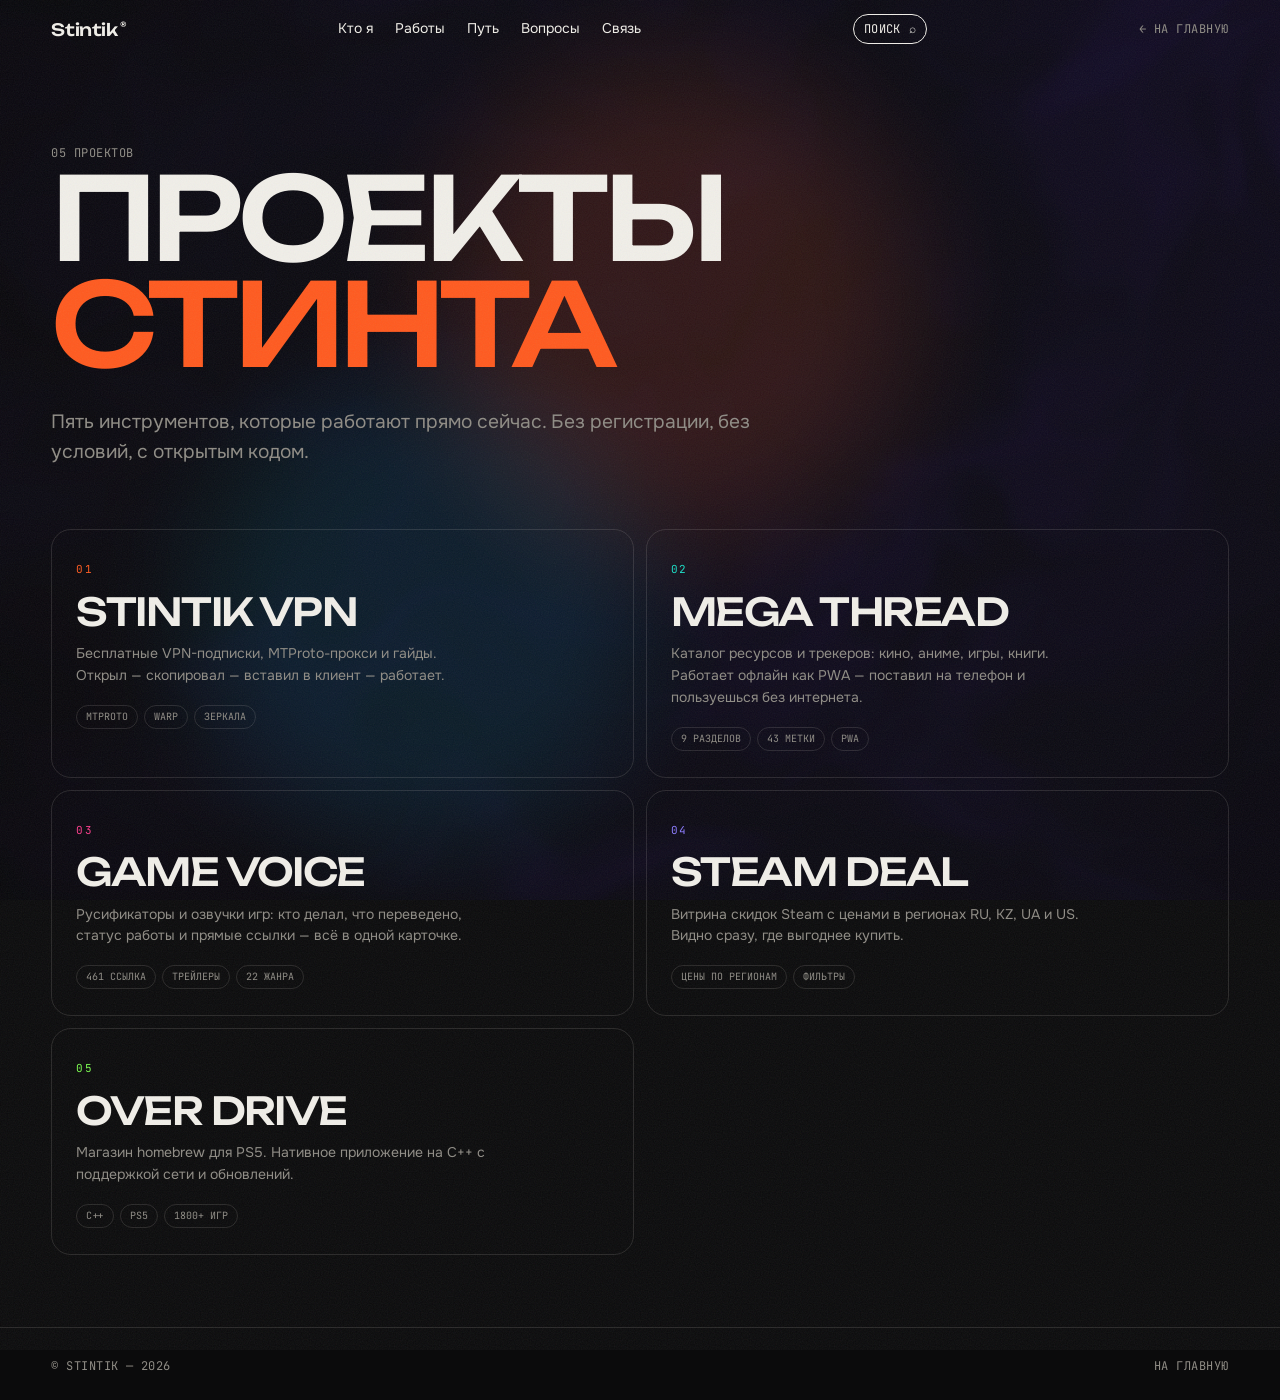
<file: projects/index.html>
<!doctype html>
<html lang="ru">
<head>
<meta charset="utf-8">
<meta name="viewport" content="width=device-width, initial-scale=1, viewport-fit=cover">
<title>Проекты — Stintik — Stintik</title>
<meta name="description" content="Пять проектов: VPN-подписки, каталоги, русификаторы, скидки Steam и homebrew для PS5.">
<meta property="og:title" content="Проекты — Stintik — Stintik">
<meta property="og:description" content="Пять проектов: VPN-подписки, каталоги, русификаторы, скидки Steam и homebrew для PS5.">
<meta property="og:type" content="website">
<meta property="og:url" content="https://stintik-123.github.io/Stintik-123/projects/">
<meta property="og:image" content="https://stintik-123.github.io/Stintik-123/assets/og.png">
<meta name="twitter:card" content="summary_large_image">
<meta name="theme-color" content="#08080a">
<meta name="color-scheme" content="dark">
<link rel="icon" href="data:image/svg+xml,%3Csvg xmlns='http://www.w3.org/2000/svg' viewBox='0 0 32 32'%3E%3Crect width='32' height='32' rx='10' fill='%23ff5a1f'/%3E%3Ccircle cx='16' cy='16' r='6' fill='%230b0b0c'/%3E%3C/svg%3E">
<link rel="preconnect" href="https://fonts.googleapis.com">
<link rel="preconnect" href="https://fonts.gstatic.com" crossorigin>
<link href="https://fonts.googleapis.com/css2?family=JetBrains+Mono:wght@400;500&family=Onest:wght@300;400;500;600&family=Unbounded:wght@300..700&display=swap" rel="stylesheet">
<link rel="stylesheet" href="../css/styles.css?v=3">
<link rel="stylesheet" href="../css/pages.css?v=1">
</head>
<body class="page-project">

<canvas id="mesh" aria-hidden="true"></canvas>
<div class="grain" aria-hidden="true"></div>

  <header class="pnav">
    <a href="../index.html" class="logo">Stintik<sup>®</sup></a>
    <nav class="pnav-links">
      <a href="../index.html#identity">Кто я</a>
      <a href="../index.html#work">Работы</a>
      <a href="../index.html#path">Путь</a>
      <a href="../index.html#faq">Вопросы</a>
      <a href="../index.html#contact">Связь</a>
    </nav>
    <button class="cmdk-btn" id="cmdk-open" aria-label="Поиск по сайту"><span>Поиск</span>⌕</button>
    <a href="../index.html" class="pnav-back">← на главную</a>
  </header>

  <main class="pmain">
    <section class="plist">
      <span class="mono">05 проектов</span>
      <h1 class="plist-title">Проекты<br><em>Стинта</em></h1>
      <p class="plead">Пять инструментов, которые работают прямо сейчас. Без регистрации, без условий, с открытым кодом.</p>
      <div class="plist-grid">
                <a class="plist-card" href="stintikvpn.html" style="--pacc:#ff5a1f">
          <span class="mono">01</span>
          <b>Stintik VPN</b>
          <p>Бесплатные VPN-подписки, MTProto-прокси и гайды. Открыл — скопировал — вставил в клиент — работает.</p>
          <div class="plist-tags"><i>MTProto</i><i>WARP</i><i>Зеркала</i></div>
        </a>
        <a class="plist-card" href="megathread.html" style="--pacc:#19e0c8">
          <span class="mono">02</span>
          <b>Mega Thread</b>
          <p>Каталог ресурсов и трекеров: кино, аниме, игры, книги. Работает офлайн как PWA — поставил на телефон и пользуешься без интернета.</p>
          <div class="plist-tags"><i>9 разделов</i><i>43 метки</i><i>PWA</i></div>
        </a>
        <a class="plist-card" href="gamevoice.html" style="--pacc:#ff3c8c">
          <span class="mono">03</span>
          <b>Game Voice</b>
          <p>Русификаторы и озвучки игр: кто делал, что переведено, статус работы и прямые ссылки — всё в одной карточке.</p>
          <div class="plist-tags"><i>461 ссылка</i><i>Трейлеры</i><i>22 жанра</i></div>
        </a>
        <a class="plist-card" href="steamdeal.html" style="--pacc:#8b7bff">
          <span class="mono">04</span>
          <b>Steam Deal</b>
          <p>Витрина скидок Steam с ценами в регионах RU, KZ, UA и US. Видно сразу, где выгоднее купить.</p>
          <div class="plist-tags"><i>Цены по регионам</i><i>Фильтры</i></div>
        </a>
        <a class="plist-card" href="overdrive.html" style="--pacc:#7cff4f">
          <span class="mono">05</span>
          <b>Over drive</b>
          <p>Магазин homebrew для PS5. Нативное приложение на C++ с поддержкой сети и обновлений.</p>
          <div class="plist-tags"><i>C++</i><i>PS5</i><i>1800+ игр</i></div>
        </a>
      </div>
    </section>
  </main>

  <footer class="pfoot">
    <span class="mono">© Stintik — 2026</span>
    <span class="mono"><a href="../index.html">на главную</a></span>
  </footer>

<script type="module" src="../js/pages.js?v=1"></script>
<script type="module" src="../js/palette.js?v=1"></script>

<div class="cmdk" id="cmdk" role="dialog" aria-modal="true" aria-label="Поиск по сайту">
  <div class="cmdk-backdrop"></div>
  <div class="cmdk-panel">
    <input class="cmdk-input" id="cmdk-input" type="text" placeholder="Раздел, ник или проект" autocomplete="off" spellcheck="false" aria-label="Поиск">
    <div class="cmdk-list" id="cmdk-list"></div>
    <div class="cmdk-foot"><span>↑ ↓ выбрать</span><span>↵ открыть</span><span>esc закрыть</span></div>
  </div>
</div>
</body>
</html>
</file>
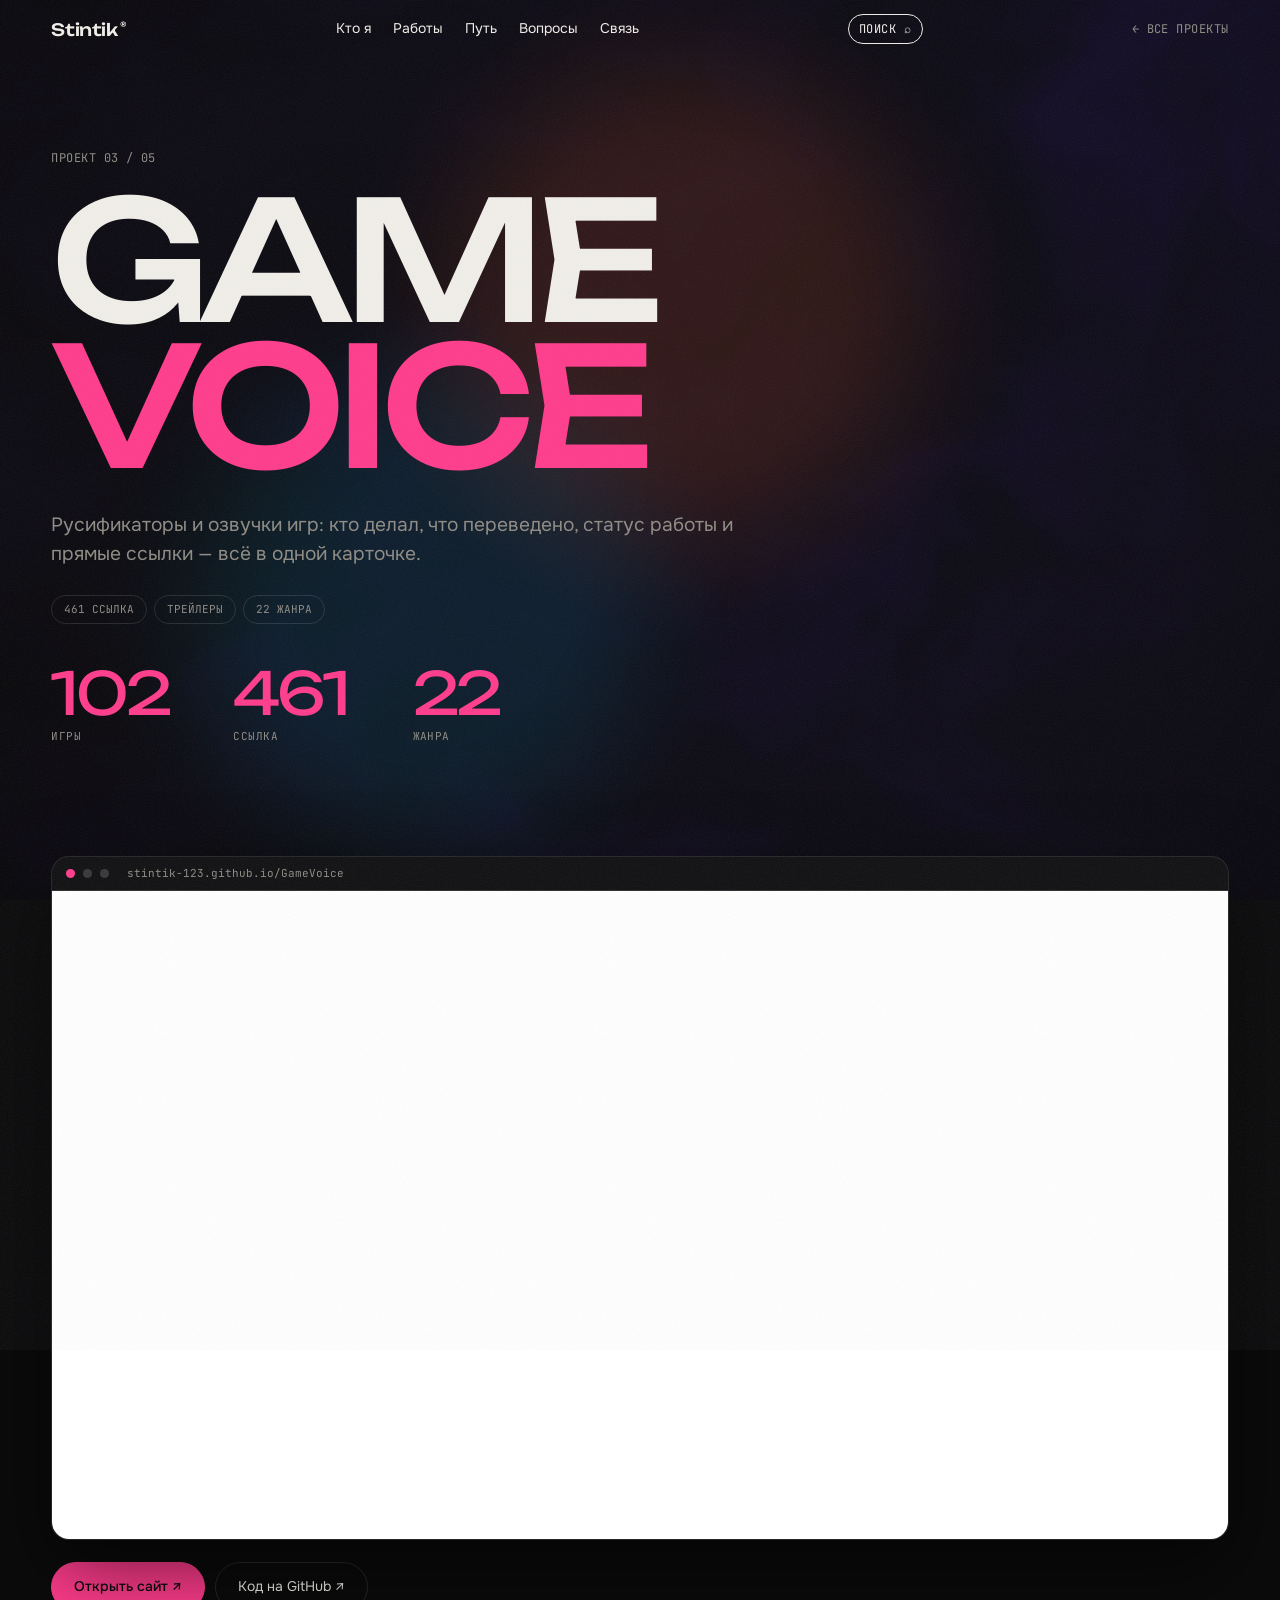
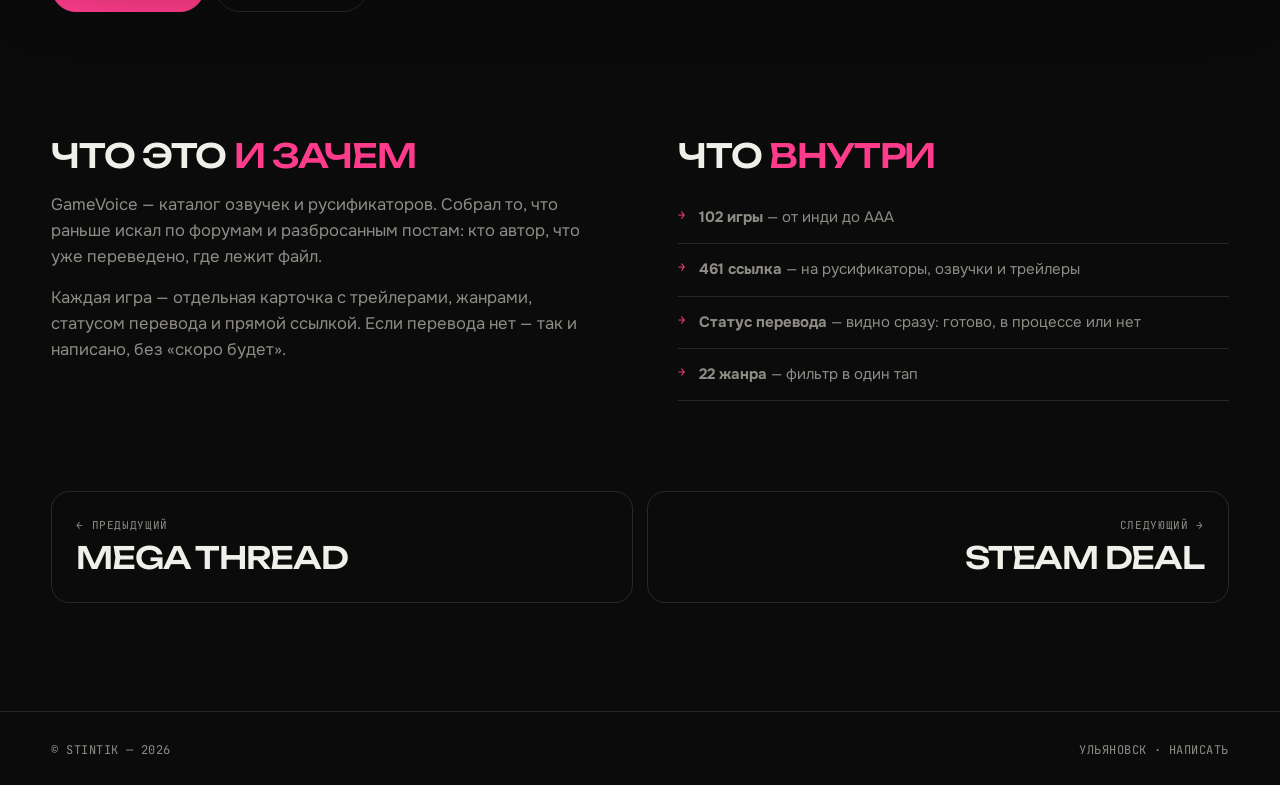
<file: projects/gamevoice.html>
<!doctype html>
<html lang="ru">
<head>
<meta charset="utf-8">
<meta name="viewport" content="width=device-width, initial-scale=1, viewport-fit=cover">
<title>GameVoice — Stintik</title>
<meta name="description" content="Русификаторы и озвучки игр: кто делал, что переведено, статус работы и прямые ссылки — всё в одной карточке.">
<meta property="og:title" content="GameVoice — Stintik">
<meta property="og:description" content="Русификаторы и озвучки игр: кто делал, что переведено, статус работы и прямые ссылки — всё в одной карточке.">
<meta property="og:type" content="website">
<meta property="og:url" content="https://stintik-123.github.io/Stintik-123/projects/gamevoice.html">
<meta property="og:image" content="https://stintik-123.github.io/Stintik-123/assets/og.png">
<meta name="twitter:card" content="summary_large_image">
<meta name="theme-color" content="#08080a">
<meta name="color-scheme" content="dark">
<link rel="icon" href="data:image/svg+xml,%3Csvg xmlns='http://www.w3.org/2000/svg' viewBox='0 0 32 32'%3E%3Crect width='32' height='32' rx='10' fill='%23ff5a1f'/%3E%3Ccircle cx='16' cy='16' r='6' fill='%230b0b0c'/%3E%3C/svg%3E">
<link rel="preconnect" href="https://fonts.googleapis.com">
<link rel="preconnect" href="https://fonts.gstatic.com" crossorigin>
<link href="https://fonts.googleapis.com/css2?family=JetBrains+Mono:wght@400;500&family=Onest:wght@300;400;500;600&family=Unbounded:wght@300..700&display=swap" rel="stylesheet">
<link rel="stylesheet" href="../css/styles.css?v=3">
<link rel="stylesheet" href="../css/pages.css?v=1">
</head>
<body class="page-project" data-hue="-1.0" style="--pacc:#ff3c8c">

<canvas id="mesh" aria-hidden="true"></canvas>
<div class="grain" aria-hidden="true"></div>

  <header class="pnav">
    <a href="../index.html" class="logo">Stintik<sup>®</sup></a>
    <nav class="pnav-links">
      <a href="../index.html#identity">Кто я</a>
      <a href="../index.html#work">Работы</a>
      <a href="../index.html#path">Путь</a>
      <a href="../index.html#faq">Вопросы</a>
      <a href="../index.html#contact">Связь</a>
    </nav>
    <button class="cmdk-btn" id="cmdk-open" aria-label="Поиск по сайту"><span>Поиск</span>⌕</button>
    <a href="index.html" class="pnav-back">← все проекты</a>
  </header>

  <main class="pmain">
    <section class="phero">
      <span class="mono">Проект 03 / 05</span>
      <h1 class="ptitle">Game<span>Voice</span></h1>
      <p class="plead">Русификаторы и озвучки игр: кто делал, что переведено, статус работы и прямые ссылки — всё в одной карточке.</p>
      <div class="ptags"><i>461 ссылка</i>
        <i>Трейлеры</i>
        <i>22 жанра</i></div>
      <div class="pstats">
        <div><b>102</b><span>игры</span></div>
        <div><b>461</b><span>ссылка</span></div>
        <div><b>22</b><span>жанра</span></div>
      </div>
    </section>

    <section class="ppreview">
      <div class="pframe">
        <div class="pframe-bar"><i></i><i></i><i></i><span>stintik-123.github.io/GameVoice</span></div>
        <iframe data-src="https://stintik-123.github.io/GameVoice/" title="Живое превью проекта GameVoice" loading="lazy" allowfullscreen></iframe>
      </div>
      <div class="pcta">
        <a href="https://stintik-123.github.io/GameVoice/" target="_blank" rel="noopener">Открыть сайт ↗</a>
        <a href="https://github.com/Stintik-123/GameVoice" target="_blank" rel="noopener">Код на GitHub ↗</a>
      </div>
    </section>

    <section class="pcols">
      <div>
        <h2>Что это <em>и зачем</em></h2>
        <p>GameVoice — каталог озвучек и русификаторов. Собрал то, что раньше искал по форумам и разбросанным постам: кто автор, что уже переведено, где лежит файл.</p>
        <p>Каждая игра — отдельная карточка с трейлерами, жанрами, статусом перевода и прямой ссылкой. Если перевода нет — так и написано, без «скоро будет».</p>
      </div>
      <div>
        <h2>Что <em>внутри</em></h2>
        <ul>
          <li><span><b>102 игры</b> — от инди до ААА</span></li>
          <li><span><b>461 ссылка</b> — на русификаторы, озвучки и трейлеры</span></li>
          <li><span><b>Статус перевода</b> — видно сразу: готово, в процессе или нет</span></li>
          <li><span><b>22 жанра</b> — фильтр в один тап</span></li>
        </ul>
      </div>
    </section>

    <nav class="pnext">
      <a href="megathread.html" data-nav="prev"><small>← предыдущий</small><b>Mega Thread</b></a>
      <a href="steamdeal.html" data-nav="next"><small>следующий →</small><b>Steam Deal</b></a>
    </nav>
  </main>

  <footer class="pfoot">
    <span class="mono">© Stintik — 2026</span>
    <span class="mono">Ульяновск · <a href="../index.html#contact">написать</a></span>
  </footer>

<script type="module" src="../js/pages.js?v=1"></script>
<script type="module" src="../js/palette.js?v=1"></script>

<div class="cmdk" id="cmdk" role="dialog" aria-modal="true" aria-label="Поиск по сайту">
  <div class="cmdk-backdrop"></div>
  <div class="cmdk-panel">
    <input class="cmdk-input" id="cmdk-input" type="text" placeholder="Раздел, ник или проект" autocomplete="off" spellcheck="false" aria-label="Поиск">
    <div class="cmdk-list" id="cmdk-list"></div>
    <div class="cmdk-foot"><span>↑ ↓ выбрать</span><span>↵ открыть</span><span>esc закрыть</span></div>
  </div>
</div>
</body>
</html>
</file>
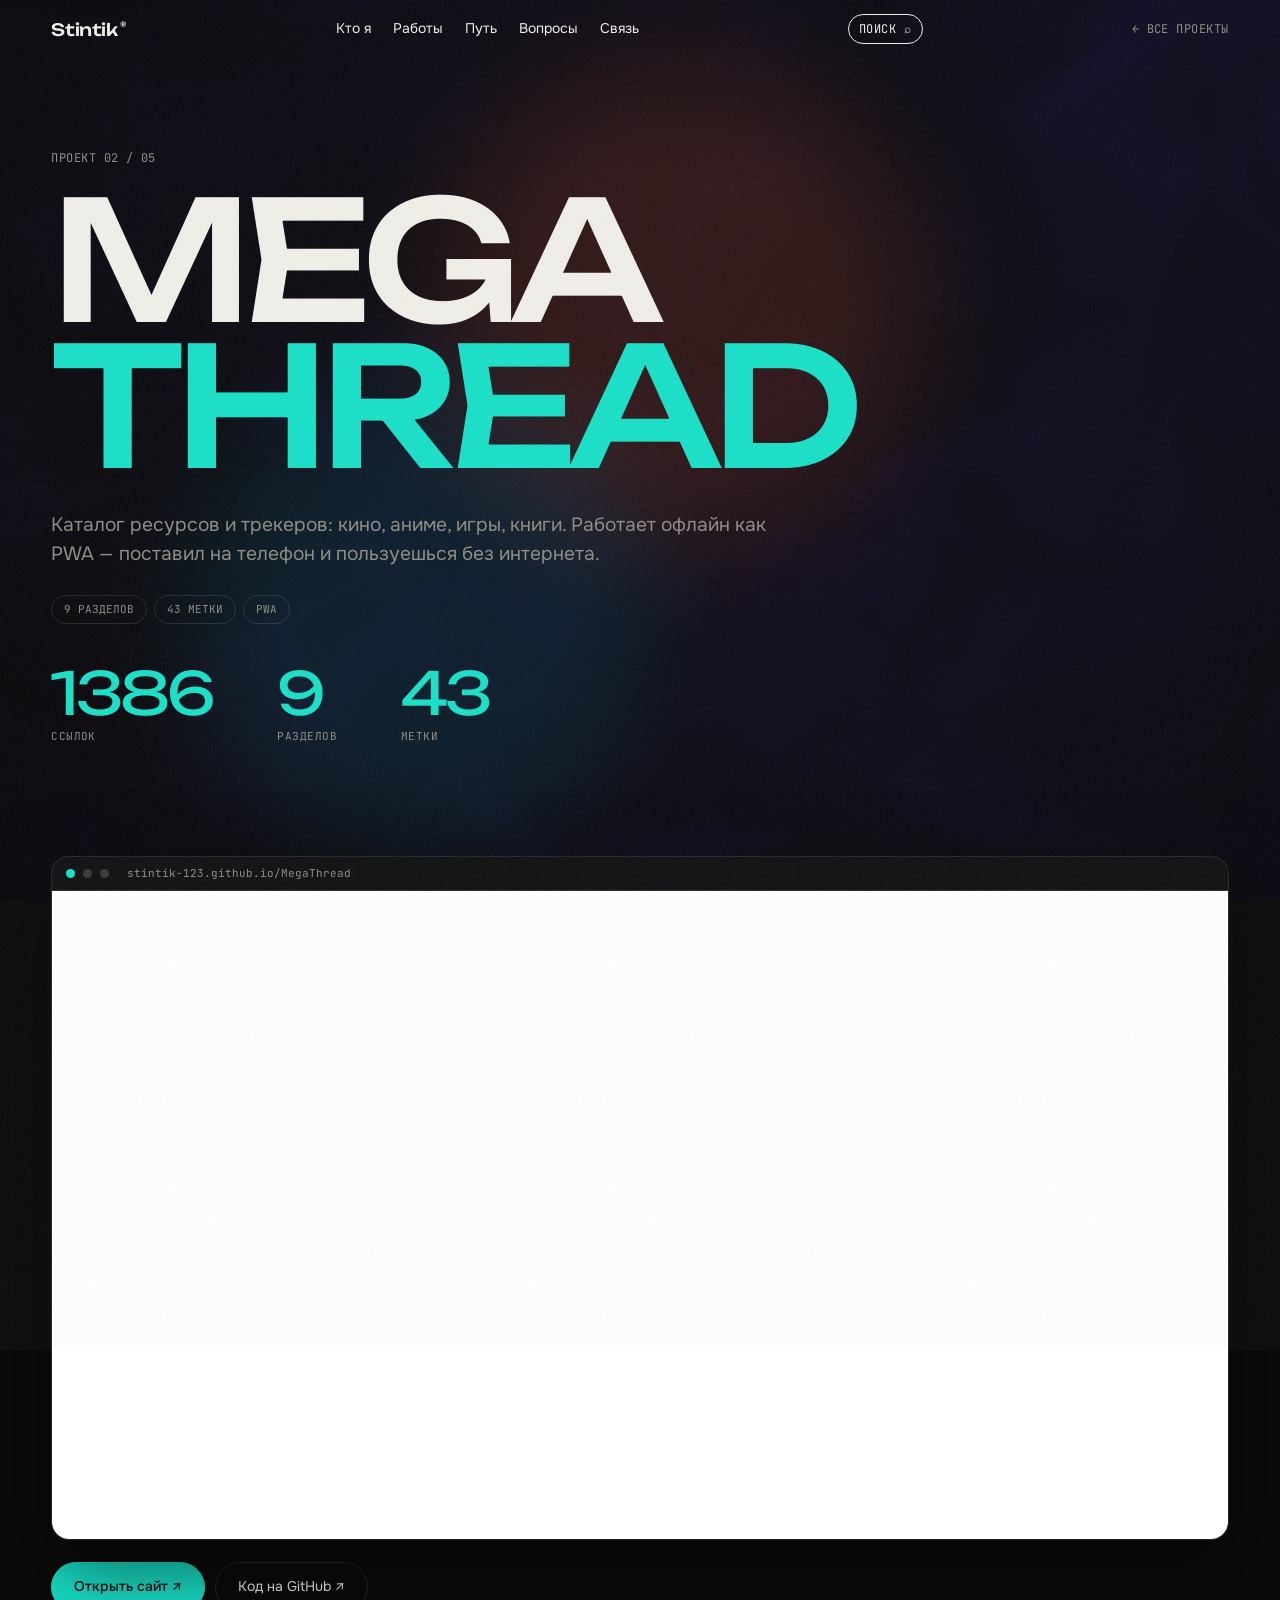
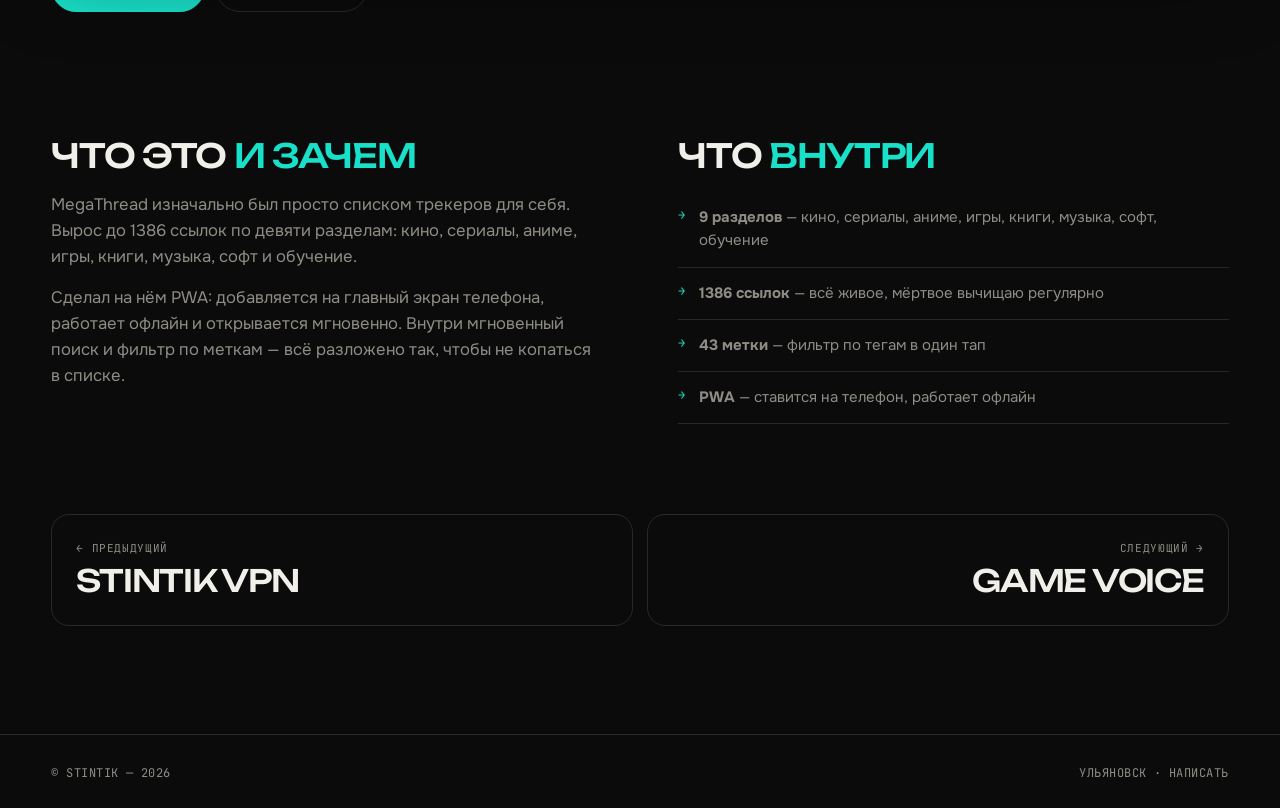
<file: projects/megathread.html>
<!doctype html>
<html lang="ru">
<head>
<meta charset="utf-8">
<meta name="viewport" content="width=device-width, initial-scale=1, viewport-fit=cover">
<title>MegaThread — Stintik</title>
<meta name="description" content="Каталог ресурсов и трекеров: кино, аниме, игры, книги. Работает офлайн как PWA — поставил на телефон и пользуешься без интернета.">
<meta property="og:title" content="MegaThread — Stintik">
<meta property="og:description" content="Каталог ресурсов и трекеров: кино, аниме, игры, книги. Работает офлайн как PWA — поставил на телефон и пользуешься без интернета.">
<meta property="og:type" content="website">
<meta property="og:url" content="https://stintik-123.github.io/Stintik-123/projects/megathread.html">
<meta property="og:image" content="https://stintik-123.github.io/Stintik-123/assets/og.png">
<meta name="twitter:card" content="summary_large_image">
<meta name="theme-color" content="#08080a">
<meta name="color-scheme" content="dark">
<link rel="icon" href="data:image/svg+xml,%3Csvg xmlns='http://www.w3.org/2000/svg' viewBox='0 0 32 32'%3E%3Crect width='32' height='32' rx='10' fill='%23ff5a1f'/%3E%3Ccircle cx='16' cy='16' r='6' fill='%230b0b0c'/%3E%3C/svg%3E">
<link rel="preconnect" href="https://fonts.googleapis.com">
<link rel="preconnect" href="https://fonts.gstatic.com" crossorigin>
<link href="https://fonts.googleapis.com/css2?family=JetBrains+Mono:wght@400;500&family=Onest:wght@300;400;500;600&family=Unbounded:wght@300..700&display=swap" rel="stylesheet">
<link rel="stylesheet" href="../css/styles.css?v=3">
<link rel="stylesheet" href="../css/pages.css?v=1">
</head>
<body class="page-project" data-hue="2.4" style="--pacc:#19e0c8">

<canvas id="mesh" aria-hidden="true"></canvas>
<div class="grain" aria-hidden="true"></div>

  <header class="pnav">
    <a href="../index.html" class="logo">Stintik<sup>®</sup></a>
    <nav class="pnav-links">
      <a href="../index.html#identity">Кто я</a>
      <a href="../index.html#work">Работы</a>
      <a href="../index.html#path">Путь</a>
      <a href="../index.html#faq">Вопросы</a>
      <a href="../index.html#contact">Связь</a>
    </nav>
    <button class="cmdk-btn" id="cmdk-open" aria-label="Поиск по сайту"><span>Поиск</span>⌕</button>
    <a href="index.html" class="pnav-back">← все проекты</a>
  </header>

  <main class="pmain">
    <section class="phero">
      <span class="mono">Проект 02 / 05</span>
      <h1 class="ptitle">Mega<span>Thread</span></h1>
      <p class="plead">Каталог ресурсов и трекеров: кино, аниме, игры, книги. Работает офлайн как PWA — поставил на телефон и пользуешься без интернета.</p>
      <div class="ptags"><i>9 разделов</i>
        <i>43 метки</i>
        <i>PWA</i></div>
      <div class="pstats">
        <div><b>1386</b><span>ссылок</span></div>
        <div><b>9</b><span>разделов</span></div>
        <div><b>43</b><span>метки</span></div>
      </div>
    </section>

    <section class="ppreview">
      <div class="pframe">
        <div class="pframe-bar"><i></i><i></i><i></i><span>stintik-123.github.io/MegaThread</span></div>
        <iframe data-src="https://stintik-123.github.io/MegaThread/" title="Живое превью проекта MegaThread" loading="lazy" allowfullscreen></iframe>
      </div>
      <div class="pcta">
        <a href="https://stintik-123.github.io/MegaThread/" target="_blank" rel="noopener">Открыть сайт ↗</a>
        <a href="https://github.com/Stintik-123/MegaThread" target="_blank" rel="noopener">Код на GitHub ↗</a>
      </div>
    </section>

    <section class="pcols">
      <div>
        <h2>Что это <em>и зачем</em></h2>
        <p>MegaThread изначально был просто списком трекеров для себя. Вырос до 1386 ссылок по девяти разделам: кино, сериалы, аниме, игры, книги, музыка, софт и обучение.</p>
        <p>Сделал на нём PWA: добавляется на главный экран телефона, работает офлайн и открывается мгновенно. Внутри мгновенный поиск и фильтр по меткам — всё разложено так, чтобы не копаться в списке.</p>
      </div>
      <div>
        <h2>Что <em>внутри</em></h2>
        <ul>
          <li><span><b>9 разделов</b> — кино, сериалы, аниме, игры, книги, музыка, софт, обучение</span></li>
          <li><span><b>1386 ссылок</b> — всё живое, мёртвое вычищаю регулярно</span></li>
          <li><span><b>43 метки</b> — фильтр по тегам в один тап</span></li>
          <li><span><b>PWA</b> — ставится на телефон, работает офлайн</span></li>
        </ul>
      </div>
    </section>

    <nav class="pnext">
      <a href="stintikvpn.html" data-nav="prev"><small>← предыдущий</small><b>Stintik VPN</b></a>
      <a href="gamevoice.html" data-nav="next"><small>следующий →</small><b>Game Voice</b></a>
    </nav>
  </main>

  <footer class="pfoot">
    <span class="mono">© Stintik — 2026</span>
    <span class="mono">Ульяновск · <a href="../index.html#contact">написать</a></span>
  </footer>

<script type="module" src="../js/pages.js?v=1"></script>
<script type="module" src="../js/palette.js?v=1"></script>

<div class="cmdk" id="cmdk" role="dialog" aria-modal="true" aria-label="Поиск по сайту">
  <div class="cmdk-backdrop"></div>
  <div class="cmdk-panel">
    <input class="cmdk-input" id="cmdk-input" type="text" placeholder="Раздел, ник или проект" autocomplete="off" spellcheck="false" aria-label="Поиск">
    <div class="cmdk-list" id="cmdk-list"></div>
    <div class="cmdk-foot"><span>↑ ↓ выбрать</span><span>↵ открыть</span><span>esc закрыть</span></div>
  </div>
</div>
</body>
</html>
</file>
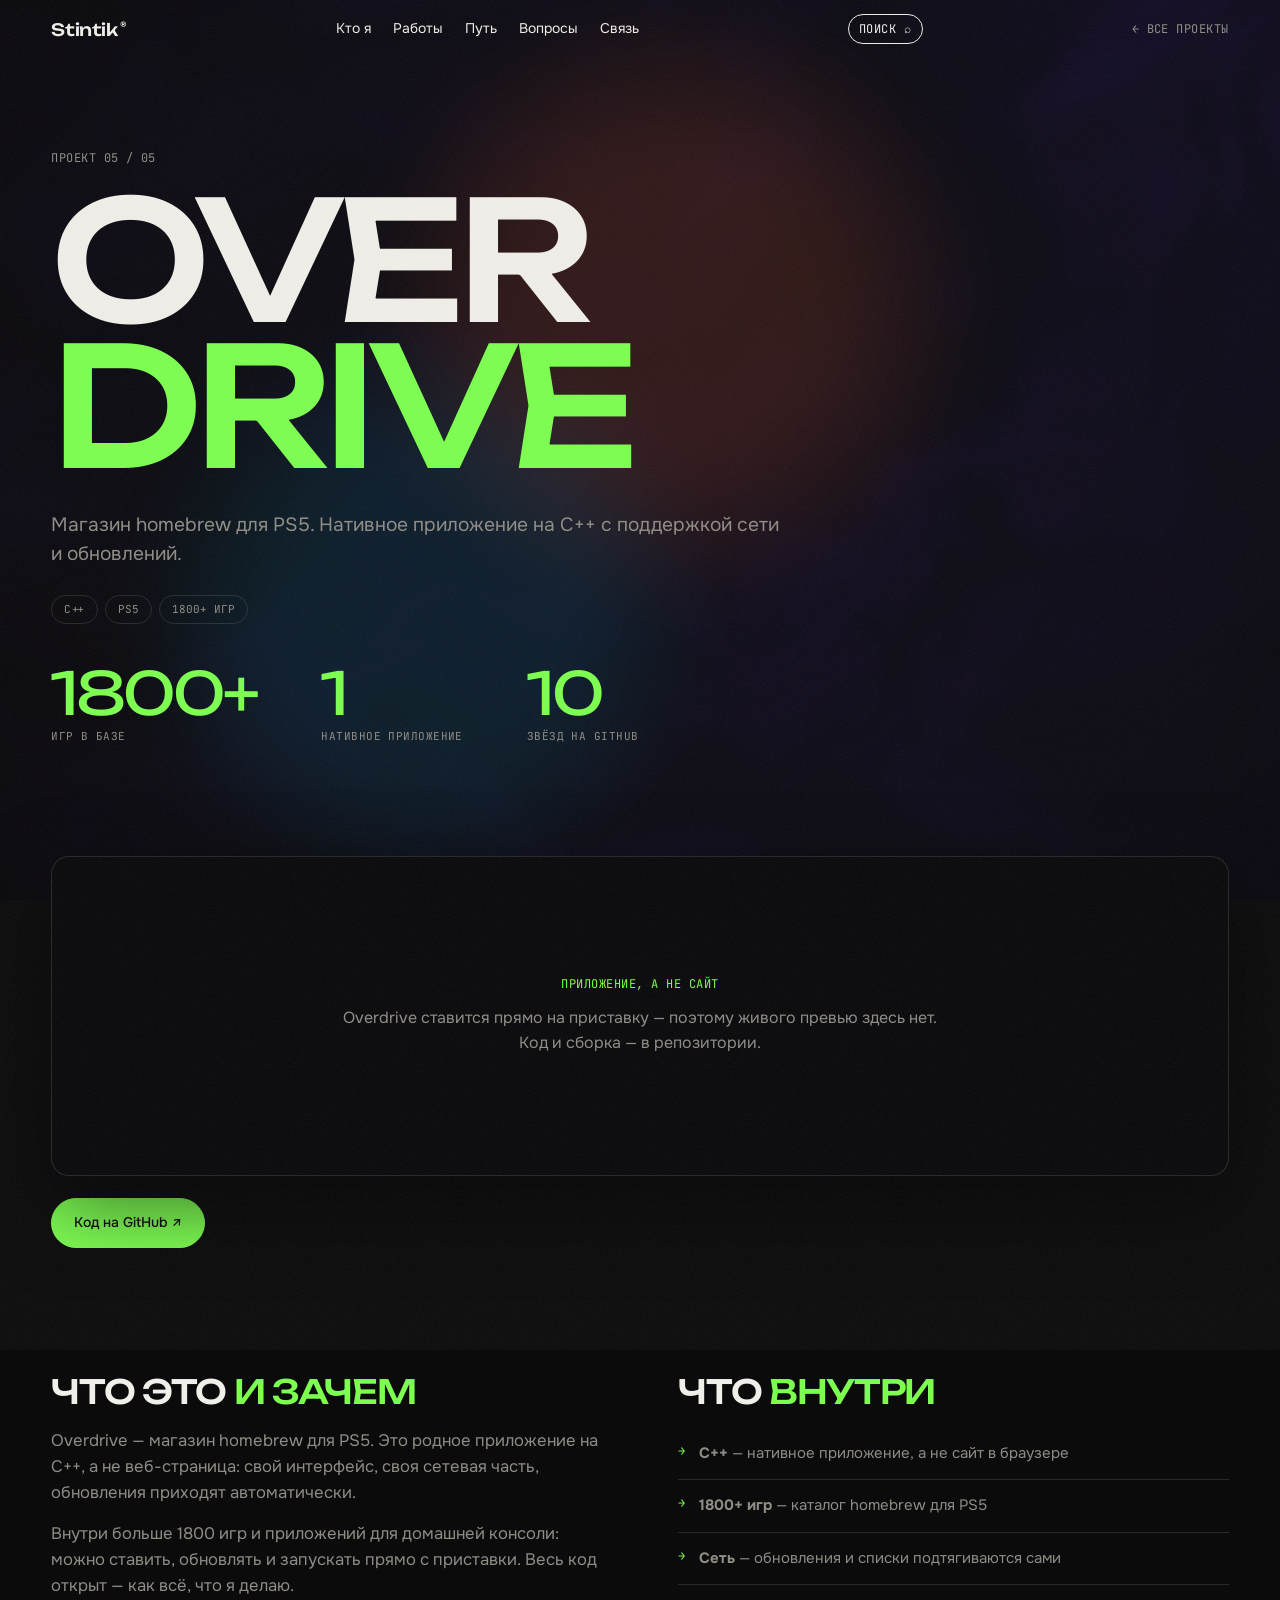
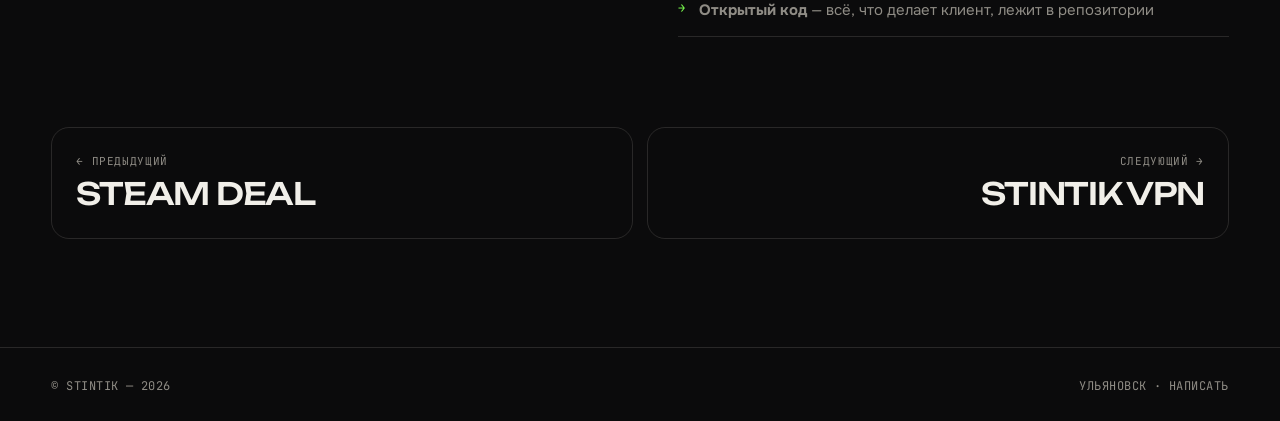
<file: projects/overdrive.html>
<!doctype html>
<html lang="ru">
<head>
<meta charset="utf-8">
<meta name="viewport" content="width=device-width, initial-scale=1, viewport-fit=cover">
<title>Overdrive — Stintik</title>
<meta name="description" content="Магазин homebrew для PS5. Нативное приложение на C++ с поддержкой сети и обновлений.">
<meta property="og:title" content="Overdrive — Stintik">
<meta property="og:description" content="Магазин homebrew для PS5. Нативное приложение на C++ с поддержкой сети и обновлений.">
<meta property="og:type" content="website">
<meta property="og:url" content="https://stintik-123.github.io/Stintik-123/projects/overdrive.html">
<meta property="og:image" content="https://stintik-123.github.io/Stintik-123/assets/og.png">
<meta name="twitter:card" content="summary_large_image">
<meta name="theme-color" content="#08080a">
<meta name="color-scheme" content="dark">
<link rel="icon" href="data:image/svg+xml,%3Csvg xmlns='http://www.w3.org/2000/svg' viewBox='0 0 32 32'%3E%3Crect width='32' height='32' rx='10' fill='%23ff5a1f'/%3E%3Ccircle cx='16' cy='16' r='6' fill='%230b0b0c'/%3E%3C/svg%3E">
<link rel="preconnect" href="https://fonts.googleapis.com">
<link rel="preconnect" href="https://fonts.gstatic.com" crossorigin>
<link href="https://fonts.googleapis.com/css2?family=JetBrains+Mono:wght@400;500&family=Onest:wght@300;400;500;600&family=Unbounded:wght@300..700&display=swap" rel="stylesheet">
<link rel="stylesheet" href="../css/styles.css?v=3">
<link rel="stylesheet" href="../css/pages.css?v=1">
</head>
<body class="page-project" data-hue="1.7" style="--pacc:#7cff4f">

<canvas id="mesh" aria-hidden="true"></canvas>
<div class="grain" aria-hidden="true"></div>

  <header class="pnav">
    <a href="../index.html" class="logo">Stintik<sup>®</sup></a>
    <nav class="pnav-links">
      <a href="../index.html#identity">Кто я</a>
      <a href="../index.html#work">Работы</a>
      <a href="../index.html#path">Путь</a>
      <a href="../index.html#faq">Вопросы</a>
      <a href="../index.html#contact">Связь</a>
    </nav>
    <button class="cmdk-btn" id="cmdk-open" aria-label="Поиск по сайту"><span>Поиск</span>⌕</button>
    <a href="index.html" class="pnav-back">← все проекты</a>
  </header>

  <main class="pmain">
    <section class="phero">
      <span class="mono">Проект 05 / 05</span>
      <h1 class="ptitle">Over<span>drive</span></h1>
      <p class="plead">Магазин homebrew для PS5. Нативное приложение на C++ с поддержкой сети и обновлений.</p>
      <div class="ptags"><i>C++</i>
        <i>PS5</i>
        <i>1800+ игр</i></div>
      <div class="pstats">
        <div><b>1800+</b><span>игр в базе</span></div>
        <div><b>1</b><span>нативное приложение</span></div>
        <div><b>10</b><span>звёзд на GitHub</span></div>
      </div>
    </section>

    <section class="ppreview">
      <div class="pframe pframe-empty">
        <div><span class="mono">Приложение, а не сайт</span>
        Overdrive ставится прямо на приставку — поэтому живого превью здесь нет.<br>Код и сборка — в репозитории.</div>
      </div>
      <div class="pcta">
        <a href="https://github.com/Stintik-123/Overdrive" target="_blank" rel="noopener">Код на GitHub ↗</a>
      </div>
    </section>

    <section class="pcols">
      <div>
        <h2>Что это <em>и зачем</em></h2>
        <p>Overdrive — магазин homebrew для PS5. Это родное приложение на C++, а не веб-страница: свой интерфейс, своя сетевая часть, обновления приходят автоматически.</p>
        <p>Внутри больше 1800 игр и приложений для домашней консоли: можно ставить, обновлять и запускать прямо с приставки. Весь код открыт — как всё, что я делаю.</p>
      </div>
      <div>
        <h2>Что <em>внутри</em></h2>
        <ul>
          <li><span><b>C++</b> — нативное приложение, а не сайт в браузере</span></li>
          <li><span><b>1800+ игр</b> — каталог homebrew для PS5</span></li>
          <li><span><b>Сеть</b> — обновления и списки подтягиваются сами</span></li>
          <li><span><b>Открытый код</b> — всё, что делает клиент, лежит в репозитории</span></li>
        </ul>
      </div>
    </section>

    <nav class="pnext">
      <a href="steamdeal.html" data-nav="prev"><small>← предыдущий</small><b>Steam Deal</b></a>
      <a href="stintikvpn.html" data-nav="next"><small>следующий →</small><b>Stintik VPN</b></a>
    </nav>
  </main>

  <footer class="pfoot">
    <span class="mono">© Stintik — 2026</span>
    <span class="mono">Ульяновск · <a href="../index.html#contact">написать</a></span>
  </footer>

<script type="module" src="../js/pages.js?v=1"></script>
<script type="module" src="../js/palette.js?v=1"></script>

<div class="cmdk" id="cmdk" role="dialog" aria-modal="true" aria-label="Поиск по сайту">
  <div class="cmdk-backdrop"></div>
  <div class="cmdk-panel">
    <input class="cmdk-input" id="cmdk-input" type="text" placeholder="Раздел, ник или проект" autocomplete="off" spellcheck="false" aria-label="Поиск">
    <div class="cmdk-list" id="cmdk-list"></div>
    <div class="cmdk-foot"><span>↑ ↓ выбрать</span><span>↵ открыть</span><span>esc закрыть</span></div>
  </div>
</div>
</body>
</html>
</file>
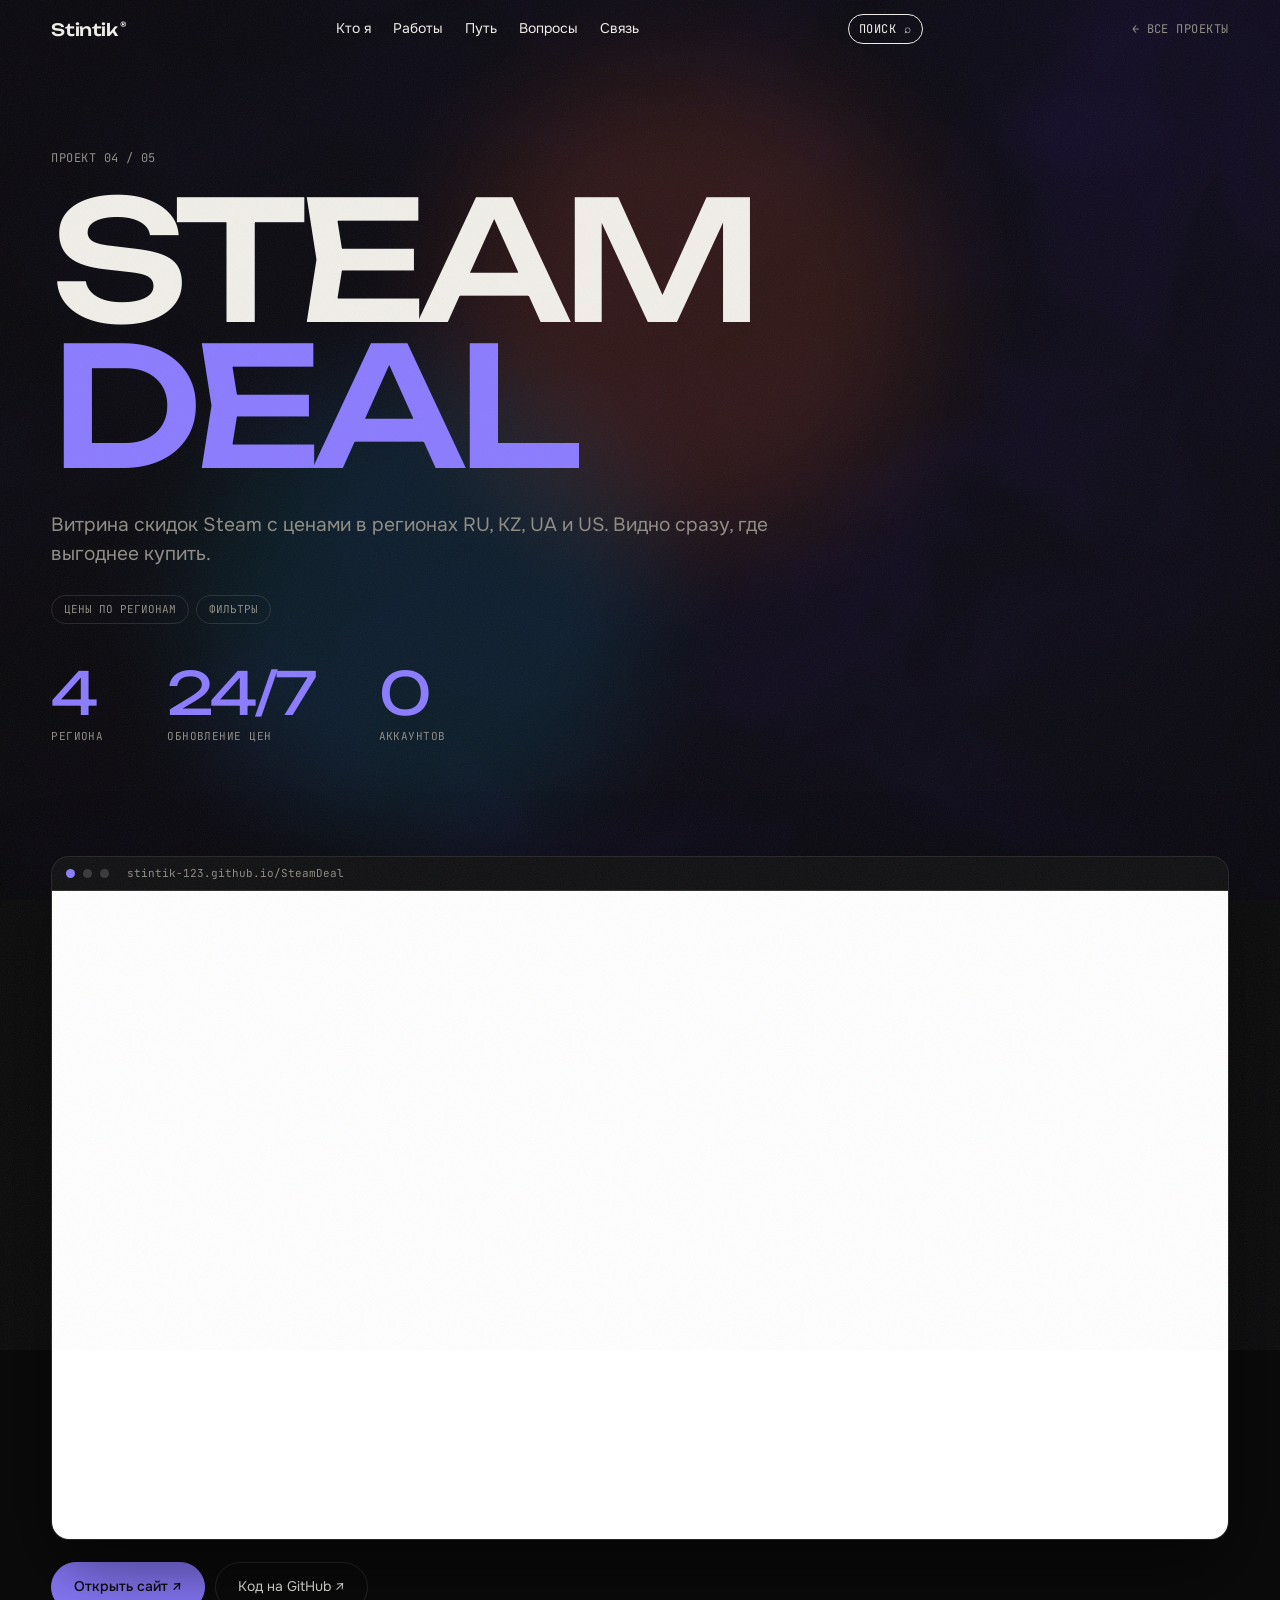
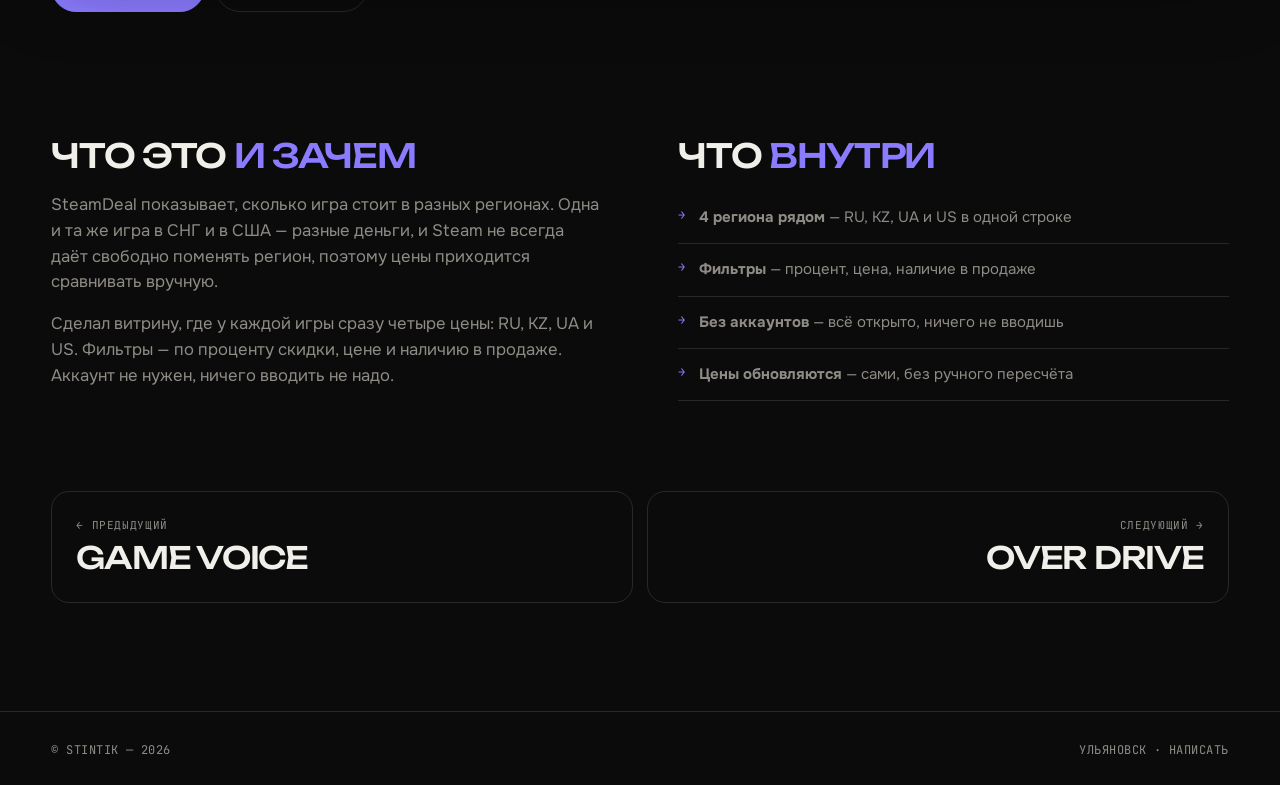
<file: projects/steamdeal.html>
<!doctype html>
<html lang="ru">
<head>
<meta charset="utf-8">
<meta name="viewport" content="width=device-width, initial-scale=1, viewport-fit=cover">
<title>SteamDeal — Stintik</title>
<meta name="description" content="Витрина скидок Steam с ценами в регионах RU, KZ, UA и US. Видно сразу, где выгоднее купить.">
<meta property="og:title" content="SteamDeal — Stintik">
<meta property="og:description" content="Витрина скидок Steam с ценами в регионах RU, KZ, UA и US. Видно сразу, где выгоднее купить.">
<meta property="og:type" content="website">
<meta property="og:url" content="https://stintik-123.github.io/Stintik-123/projects/steamdeal.html">
<meta property="og:image" content="https://stintik-123.github.io/Stintik-123/assets/og.png">
<meta name="twitter:card" content="summary_large_image">
<meta name="theme-color" content="#08080a">
<meta name="color-scheme" content="dark">
<link rel="icon" href="data:image/svg+xml,%3Csvg xmlns='http://www.w3.org/2000/svg' viewBox='0 0 32 32'%3E%3Crect width='32' height='32' rx='10' fill='%23ff5a1f'/%3E%3Ccircle cx='16' cy='16' r='6' fill='%230b0b0c'/%3E%3C/svg%3E">
<link rel="preconnect" href="https://fonts.googleapis.com">
<link rel="preconnect" href="https://fonts.gstatic.com" crossorigin>
<link href="https://fonts.googleapis.com/css2?family=JetBrains+Mono:wght@400;500&family=Onest:wght@300;400;500;600&family=Unbounded:wght@300..700&display=swap" rel="stylesheet">
<link rel="stylesheet" href="../css/styles.css?v=3">
<link rel="stylesheet" href="../css/pages.css?v=1">
</head>
<body class="page-project" data-hue="3.6" style="--pacc:#8b7bff">

<canvas id="mesh" aria-hidden="true"></canvas>
<div class="grain" aria-hidden="true"></div>

  <header class="pnav">
    <a href="../index.html" class="logo">Stintik<sup>®</sup></a>
    <nav class="pnav-links">
      <a href="../index.html#identity">Кто я</a>
      <a href="../index.html#work">Работы</a>
      <a href="../index.html#path">Путь</a>
      <a href="../index.html#faq">Вопросы</a>
      <a href="../index.html#contact">Связь</a>
    </nav>
    <button class="cmdk-btn" id="cmdk-open" aria-label="Поиск по сайту"><span>Поиск</span>⌕</button>
    <a href="index.html" class="pnav-back">← все проекты</a>
  </header>

  <main class="pmain">
    <section class="phero">
      <span class="mono">Проект 04 / 05</span>
      <h1 class="ptitle">Steam<span>Deal</span></h1>
      <p class="plead">Витрина скидок Steam с ценами в регионах RU, KZ, UA и US. Видно сразу, где выгоднее купить.</p>
      <div class="ptags"><i>Цены по регионам</i>
        <i>Фильтры</i></div>
      <div class="pstats">
        <div><b>4</b><span>региона</span></div>
        <div><b>24/7</b><span>обновление цен</span></div>
        <div><b>0</b><span>аккаунтов</span></div>
      </div>
    </section>

    <section class="ppreview">
      <div class="pframe">
        <div class="pframe-bar"><i></i><i></i><i></i><span>stintik-123.github.io/SteamDeal</span></div>
        <iframe data-src="https://stintik-123.github.io/SteamDeal/" title="Живое превью проекта SteamDeal" loading="lazy" allowfullscreen></iframe>
      </div>
      <div class="pcta">
        <a href="https://stintik-123.github.io/SteamDeal/" target="_blank" rel="noopener">Открыть сайт ↗</a>
        <a href="https://github.com/Stintik-123/SteamDeal" target="_blank" rel="noopener">Код на GitHub ↗</a>
      </div>
    </section>

    <section class="pcols">
      <div>
        <h2>Что это <em>и зачем</em></h2>
        <p>SteamDeal показывает, сколько игра стоит в разных регионах. Одна и та же игра в СНГ и в США — разные деньги, и Steam не всегда даёт свободно поменять регион, поэтому цены приходится сравнивать вручную.</p>
        <p>Сделал витрину, где у каждой игры сразу четыре цены: RU, KZ, UA и US. Фильтры — по проценту скидки, цене и наличию в продаже. Аккаунт не нужен, ничего вводить не надо.</p>
      </div>
      <div>
        <h2>Что <em>внутри</em></h2>
        <ul>
          <li><span><b>4 региона рядом</b> — RU, KZ, UA и US в одной строке</span></li>
          <li><span><b>Фильтры</b> — процент, цена, наличие в продаже</span></li>
          <li><span><b>Без аккаунтов</b> — всё открыто, ничего не вводишь</span></li>
          <li><span><b>Цены обновляются</b> — сами, без ручного пересчёта</span></li>
        </ul>
      </div>
    </section>

    <nav class="pnext">
      <a href="gamevoice.html" data-nav="prev"><small>← предыдущий</small><b>Game Voice</b></a>
      <a href="overdrive.html" data-nav="next"><small>следующий →</small><b>Over drive</b></a>
    </nav>
  </main>

  <footer class="pfoot">
    <span class="mono">© Stintik — 2026</span>
    <span class="mono">Ульяновск · <a href="../index.html#contact">написать</a></span>
  </footer>

<script type="module" src="../js/pages.js?v=1"></script>
<script type="module" src="../js/palette.js?v=1"></script>

<div class="cmdk" id="cmdk" role="dialog" aria-modal="true" aria-label="Поиск по сайту">
  <div class="cmdk-backdrop"></div>
  <div class="cmdk-panel">
    <input class="cmdk-input" id="cmdk-input" type="text" placeholder="Раздел, ник или проект" autocomplete="off" spellcheck="false" aria-label="Поиск">
    <div class="cmdk-list" id="cmdk-list"></div>
    <div class="cmdk-foot"><span>↑ ↓ выбрать</span><span>↵ открыть</span><span>esc закрыть</span></div>
  </div>
</div>
</body>
</html>
</file>
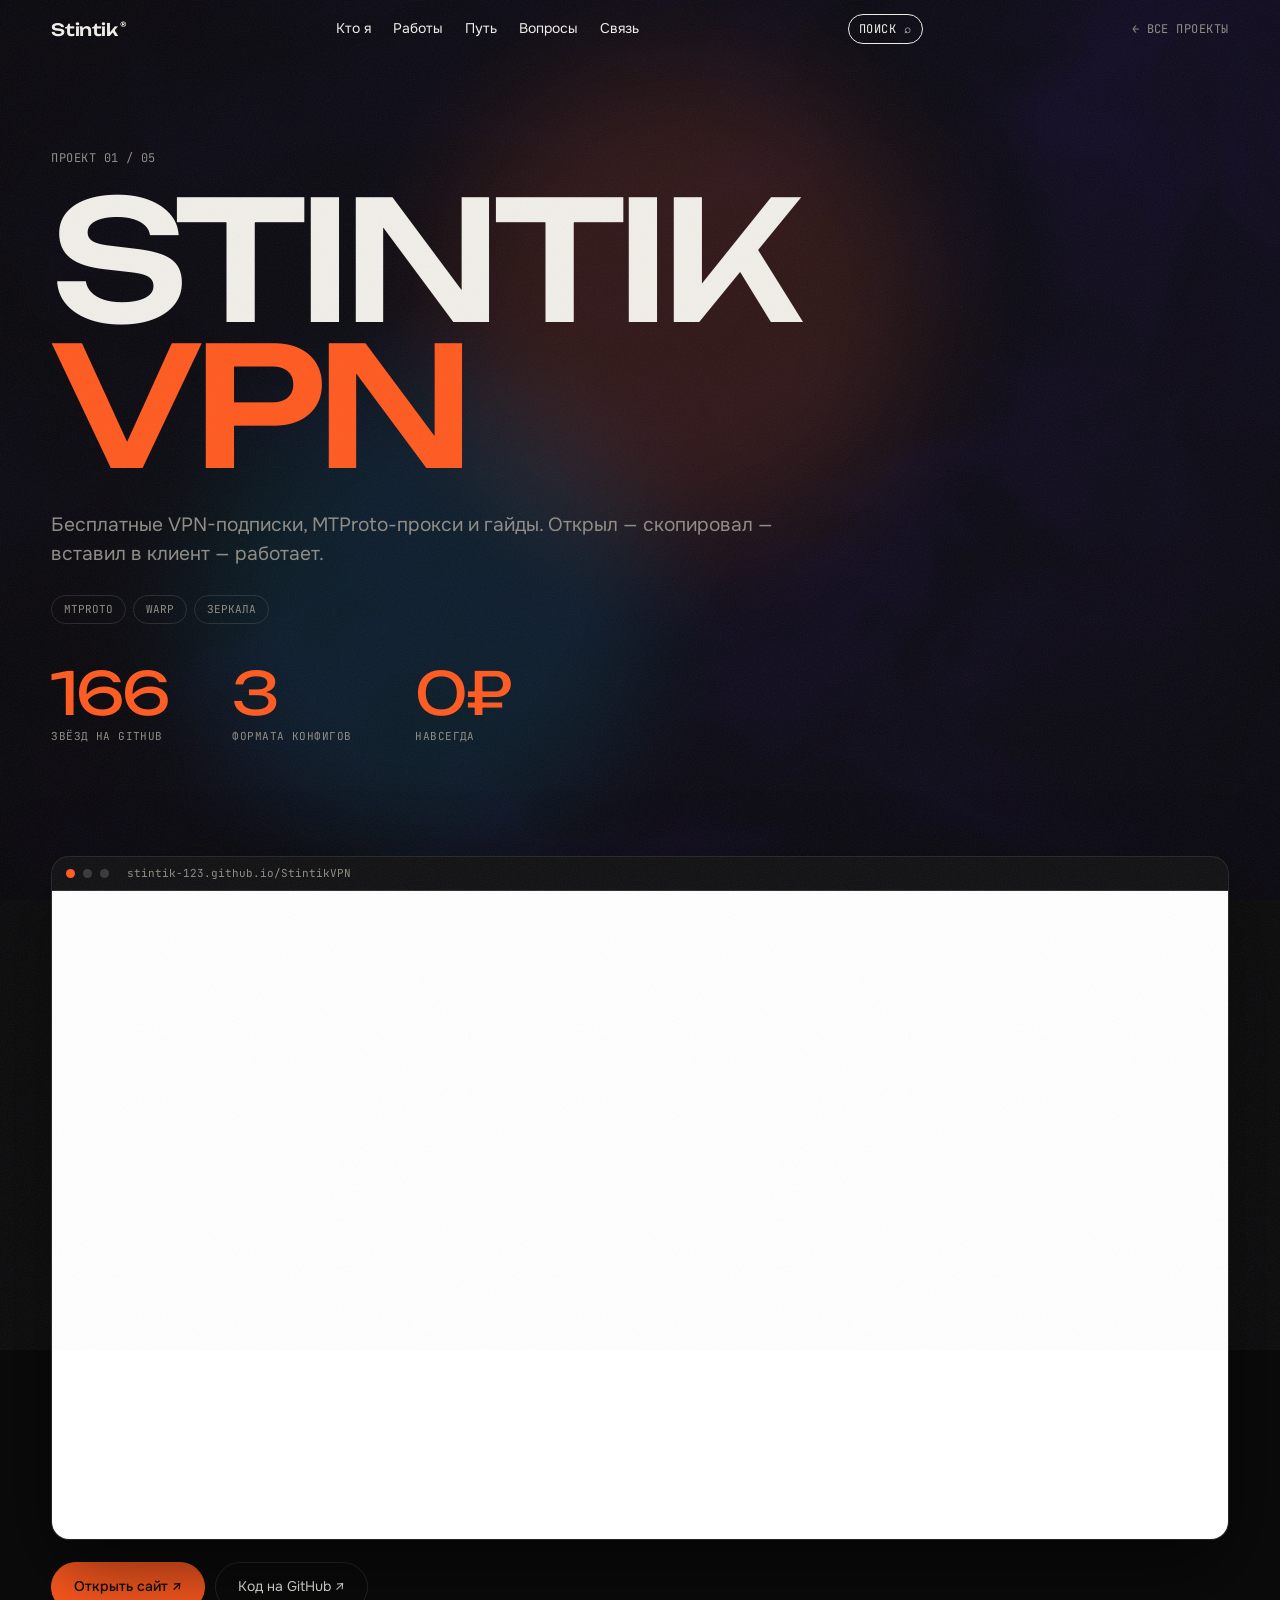
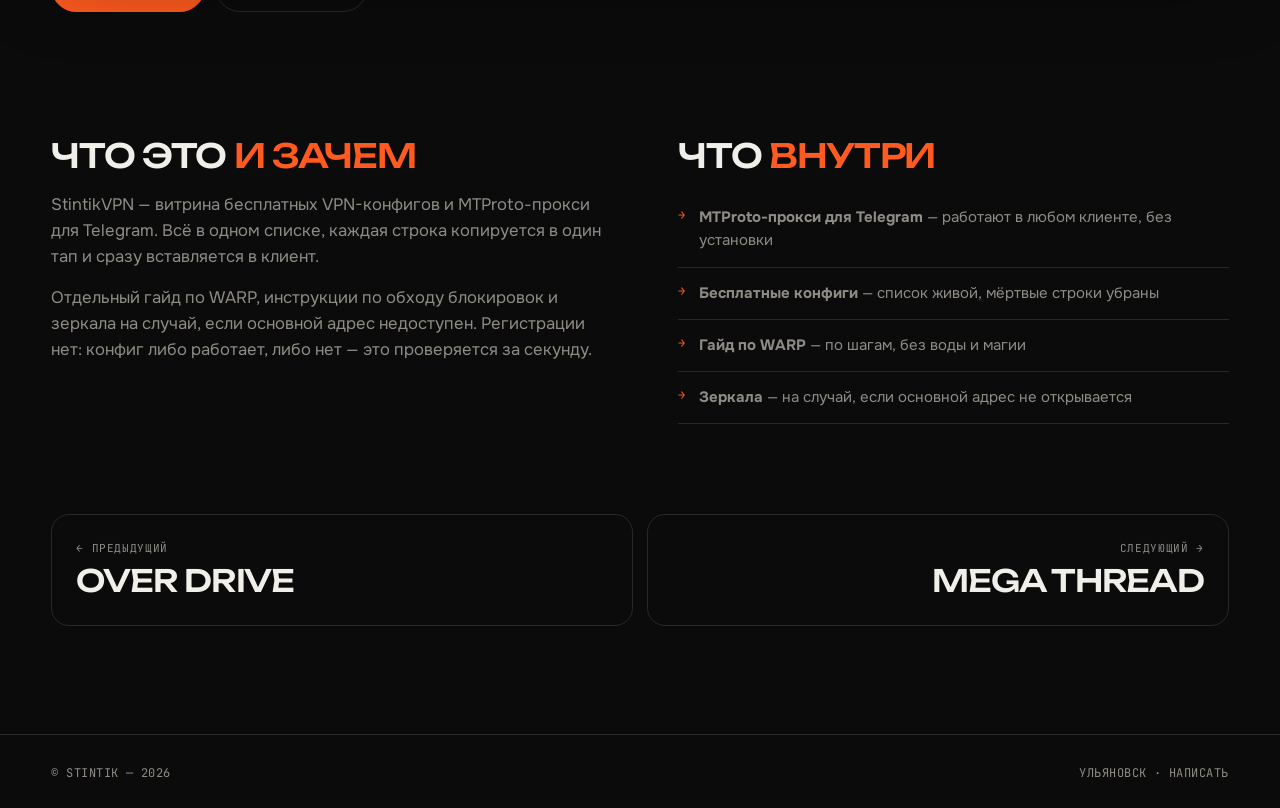
<file: projects/stintikvpn.html>
<!doctype html>
<html lang="ru">
<head>
<meta charset="utf-8">
<meta name="viewport" content="width=device-width, initial-scale=1, viewport-fit=cover">
<title>StintikVPN — Stintik</title>
<meta name="description" content="Бесплатные VPN-подписки, MTProto-прокси и гайды. Открыл — скопировал — вставил в клиент — работает.">
<meta property="og:title" content="StintikVPN — Stintik">
<meta property="og:description" content="Бесплатные VPN-подписки, MTProto-прокси и гайды. Открыл — скопировал — вставил в клиент — работает.">
<meta property="og:type" content="website">
<meta property="og:url" content="https://stintik-123.github.io/Stintik-123/projects/stintikvpn.html">
<meta property="og:image" content="https://stintik-123.github.io/Stintik-123/assets/og.png">
<meta name="twitter:card" content="summary_large_image">
<meta name="theme-color" content="#08080a">
<meta name="color-scheme" content="dark">
<link rel="icon" href="data:image/svg+xml,%3Csvg xmlns='http://www.w3.org/2000/svg' viewBox='0 0 32 32'%3E%3Crect width='32' height='32' rx='10' fill='%23ff5a1f'/%3E%3Ccircle cx='16' cy='16' r='6' fill='%230b0b0c'/%3E%3C/svg%3E">
<link rel="preconnect" href="https://fonts.googleapis.com">
<link rel="preconnect" href="https://fonts.gstatic.com" crossorigin>
<link href="https://fonts.googleapis.com/css2?family=JetBrains+Mono:wght@400;500&family=Onest:wght@300;400;500;600&family=Unbounded:wght@300..700&display=swap" rel="stylesheet">
<link rel="stylesheet" href="../css/styles.css?v=3">
<link rel="stylesheet" href="../css/pages.css?v=1">
</head>
<body class="page-project" data-hue="0" style="--pacc:#ff5a1f">

<canvas id="mesh" aria-hidden="true"></canvas>
<div class="grain" aria-hidden="true"></div>

  <header class="pnav">
    <a href="../index.html" class="logo">Stintik<sup>®</sup></a>
    <nav class="pnav-links">
      <a href="../index.html#identity">Кто я</a>
      <a href="../index.html#work">Работы</a>
      <a href="../index.html#path">Путь</a>
      <a href="../index.html#faq">Вопросы</a>
      <a href="../index.html#contact">Связь</a>
    </nav>
    <button class="cmdk-btn" id="cmdk-open" aria-label="Поиск по сайту"><span>Поиск</span>⌕</button>
    <a href="index.html" class="pnav-back">← все проекты</a>
  </header>

  <main class="pmain">
    <section class="phero">
      <span class="mono">Проект 01 / 05</span>
      <h1 class="ptitle">Stintik<span>VPN</span></h1>
      <p class="plead">Бесплатные VPN-подписки, MTProto-прокси и гайды. Открыл — скопировал — вставил в клиент — работает.</p>
      <div class="ptags"><i>MTProto</i>
        <i>WARP</i>
        <i>Зеркала</i></div>
      <div class="pstats">
        <div><b>166</b><span>звёзд на GitHub</span></div>
        <div><b>3</b><span>формата конфигов</span></div>
        <div><b>0₽</b><span>навсегда</span></div>
      </div>
    </section>

    <section class="ppreview">
      <div class="pframe">
        <div class="pframe-bar"><i></i><i></i><i></i><span>stintik-123.github.io/StintikVPN</span></div>
        <iframe data-src="https://stintik-123.github.io/StintikVPN/" title="Живое превью проекта StintikVPN" loading="lazy" allowfullscreen></iframe>
      </div>
      <div class="pcta">
        <a href="https://stintik-123.github.io/StintikVPN/" target="_blank" rel="noopener">Открыть сайт ↗</a>
        <a href="https://github.com/Stintik-123/StintikVPN" target="_blank" rel="noopener">Код на GitHub ↗</a>
      </div>
    </section>

    <section class="pcols">
      <div>
        <h2>Что это <em>и зачем</em></h2>
        <p>StintikVPN — витрина бесплатных VPN-конфигов и MTProto-прокси для Telegram. Всё в одном списке, каждая строка копируется в один тап и сразу вставляется в клиент.</p>
        <p>Отдельный гайд по WARP, инструкции по обходу блокировок и зеркала на случай, если основной адрес недоступен. Регистрации нет: конфиг либо работает, либо нет — это проверяется за секунду.</p>
      </div>
      <div>
        <h2>Что <em>внутри</em></h2>
        <ul>
          <li><span><b>MTProto-прокси для Telegram</b> — работают в любом клиенте, без установки</span></li>
          <li><span><b>Бесплатные конфиги</b> — список живой, мёртвые строки убраны</span></li>
          <li><span><b>Гайд по WARP</b> — по шагам, без воды и магии</span></li>
          <li><span><b>Зеркала</b> — на случай, если основной адрес не открывается</span></li>
        </ul>
      </div>
    </section>

    <nav class="pnext">
      <a href="overdrive.html" data-nav="prev"><small>← предыдущий</small><b>Over drive</b></a>
      <a href="megathread.html" data-nav="next"><small>следующий →</small><b>Mega Thread</b></a>
    </nav>
  </main>

  <footer class="pfoot">
    <span class="mono">© Stintik — 2026</span>
    <span class="mono">Ульяновск · <a href="../index.html#contact">написать</a></span>
  </footer>

<script type="module" src="../js/pages.js?v=1"></script>
<script type="module" src="../js/palette.js?v=1"></script>

<div class="cmdk" id="cmdk" role="dialog" aria-modal="true" aria-label="Поиск по сайту">
  <div class="cmdk-backdrop"></div>
  <div class="cmdk-panel">
    <input class="cmdk-input" id="cmdk-input" type="text" placeholder="Раздел, ник или проект" autocomplete="off" spellcheck="false" aria-label="Поиск">
    <div class="cmdk-list" id="cmdk-list"></div>
    <div class="cmdk-foot"><span>↑ ↓ выбрать</span><span>↵ открыть</span><span>esc закрыть</span></div>
  </div>
</div>
</body>
</html>
</file>
<file: css/styles.css>
:root {
  --bg: #0b0b0c;
  --fg: #f1efe9;
  --mut: #8f8c85;
  --line: rgba(241, 239, 233, .13);
  --card: #121214;
  --acc: #ff5a1f;
  --pad: clamp(20px, 4vw, 64px);
  --disp: 'Unbounded', 'Onest', system-ui, sans-serif;
  --sans: 'Onest', system-ui, -apple-system, 'Segoe UI', sans-serif;
  --mono: 'JetBrains Mono', ui-monospace, 'SF Mono', Menlo, monospace;
  --ease: cubic-bezier(.16, 1, .3, 1);
}
* { box-sizing: border-box; margin: 0; padding: 0; }
html { background: var(--bg); -webkit-text-size-adjust: 100%; }
html.lenis, html.lenis body { height: auto; }
.lenis.lenis-smooth { scroll-behavior: auto !important; }
.lenis.lenis-stopped { overflow: hidden; }
html.lock { overflow: hidden; }
body {
  color: var(--fg); font: 400 16px/1.55 var(--sans); -webkit-font-smoothing: antialiased;
  overflow-x: clip; min-height: 100vh;
}
::selection { background: var(--acc); color: #0b0b0c; }
a { color: inherit; text-decoration: none; }
button { font: inherit; color: inherit; background: none; border: 0; cursor: pointer; }
img { display: block; max-width: 100%; }
.mono { font: 400 12px/1.4 var(--mono); letter-spacing: .04em; text-transform: uppercase; color: var(--mut); }
section { position: relative; }

/* ---------- GL canvas ---------- */
#gl { position: fixed; inset: 0; width: 100%; height: 100%; z-index: 1; pointer-events: none; }

/* ---------- mesh-фон: WebGL-шейдер в духе Scrolltide ---------- */
#mesh {
  position: fixed; inset: 0; width: 100%; height: 100%; z-index: -1;
  pointer-events: none; opacity: 0; transition: opacity 1.4s var(--ease);
}

/* ---------- grain ---------- */
.grain {
  position: fixed; inset: -50%; z-index: 100; pointer-events: none; opacity: .075;
  background-image: url("data:image/svg+xml,%3Csvg xmlns='http://www.w3.org/2000/svg' width='220' height='220'%3E%3Cfilter id='n'%3E%3CfeTurbulence type='fractalNoise' baseFrequency='.85' numOctaves='2' stitchTiles='stitch'/%3E%3C/filter%3E%3Crect width='100%25' height='100%25' filter='url(%23n)'/%3E%3C/svg%3E");
  animation: grain 1s steps(6) infinite;
}
@keyframes grain {
  0% { transform: translate(0, 0); } 17% { transform: translate(-4%, 3%); } 33% { transform: translate(3%, -5%); }
  50% { transform: translate(-6%, -2%); } 67% { transform: translate(5%, 4%); } 83% { transform: translate(-2%, 6%); } 100% { transform: translate(0, 0); }
}

/* ---------- loader ---------- */
.loader {
  position: fixed; inset: 0; z-index: 90; background: var(--bg); display: grid; place-items: center;
  border-radius: 0 0 50% 50% / 0 0 9vh 9vh; overflow: hidden;
  animation: lfs .01s linear 10s forwards;
}
@keyframes lfs { to { visibility: hidden; opacity: 0; } }
.loader-word {
  display: flex; font: 500 clamp(44px, 13vw, 210px)/1 var(--disp); letter-spacing: -.04em; text-transform: uppercase;
  overflow: hidden; padding: .06em .02em .1em;
}
.loader-word span { display: inline-block; will-change: transform; }
.loader-meta {
  position: absolute; left: var(--pad); right: var(--pad); bottom: 5vh; display: flex; justify-content: space-between; align-items: flex-end;
}
.loader-count { font: 300 clamp(40px, 7vw, 96px)/1 var(--disp); letter-spacing: -.04em; font-variant-numeric: tabular-nums; }
.loader-bar { position: absolute; left: 0; bottom: 0; height: 3px; width: 100%; background: var(--acc); transform-origin: 0 50%; transform: scaleX(0); }

/* ---------- cursor ---------- */
.cur-dot, .cur-ring { position: fixed; left: 0; top: 0; z-index: 110; pointer-events: none; border-radius: 50%; display: none; }
.cur-dot { width: 8px; height: 8px; margin: -4px 0 0 -4px; background: var(--acc); }
.cur-ring {
  width: 42px; height: 42px; margin: -21px 0 0 -21px; border: 1px solid rgba(241, 239, 233, .5);
  display: none; place-items: center; transition: width .4s var(--ease), height .4s var(--ease), margin .4s var(--ease), background .3s, border-color .3s;
}
.cur-ring.link { width: 64px; height: 64px; margin: -32px 0 0 -32px; border-color: var(--acc); }
.cur-ring.big { width: 104px; height: 104px; margin: -52px 0 0 -52px; background: var(--acc); border-color: transparent; }
.cur-label { font: 500 12px/1 var(--mono); color: #0b0b0c; text-transform: uppercase; letter-spacing: .04em; opacity: 0; transition: opacity .2s; }
.cur-ring.big .cur-label { opacity: 1; }
@media (hover: hover) and (pointer: fine) {
  .cur-dot, .cur-ring { display: grid; }
  body.has-cursor, body.has-cursor a, body.has-cursor button { cursor: none; }
}

/* ---------- nav ---------- */
.nav {
  position: fixed; top: 0; left: 0; right: 0; z-index: 50; padding: calc(22px + env(safe-area-inset-top)) var(--pad) 22px; color: #fff; mix-blend-mode: difference;
  display: grid; grid-template-columns: auto 1fr auto auto; align-items: center; gap: 24px;
}
.nav .logo { font: 500 17px/1 var(--disp); letter-spacing: -.02em; justify-self: start; }
.nav .logo sup { font-size: .5em; margin-left: 2px; vertical-align: top; }
.nav .mono { color: #fff; justify-self: center; }
.nav-links { justify-self: end; display: flex; gap: 26px; font-size: 14px; white-space: nowrap; }
.nav-links a { position: relative; padding: 4px 0; white-space: nowrap; }
.nav-links a::after { content: ''; position: absolute; left: 0; bottom: 0; height: 1px; width: 100%; background: currentColor; transform: scaleX(0); transform-origin: 100% 50%; transition: transform .5s var(--ease); }
.burger { display: none; justify-self: end; font: 500 13px/1 var(--mono); text-transform: uppercase; letter-spacing: .04em; padding: 8px 0; }
.menu {
  position: fixed; inset: 0; z-index: 45; background: #0b0b0c; display: flex; flex-direction: column; justify-content: center; gap: 6px; padding: 0 var(--pad);
  clip-path: circle(0 at var(--ox, calc(100% - 40px)) var(--oy, 34px)); transition: clip-path .8s var(--ease); pointer-events: none;
}
.menu.open { clip-path: circle(160% at var(--ox, calc(100% - 40px)) var(--oy, 34px)); pointer-events: auto; }
.menu a { font: 500 clamp(40px, 12vw, 80px)/1.1 var(--disp); letter-spacing: -.03em; text-transform: uppercase; }
.menu a span { color: var(--acc); font: 400 12px/1 var(--mono); vertical-align: top; margin-right: 12px; }

/* ---------- hero ---------- */
.hero { min-height: 100vh; min-height: 100svh; display: flex; flex-direction: column; justify-content: flex-end; padding: 120px var(--pad) 5vh; }
.hero-top { position: absolute; top: 96px; left: var(--pad); right: var(--pad); display: flex; justify-content: space-between; }
.hero-title {
  font: 500 clamp(34px, 8.3vw, 150px)/.96 var(--disp); letter-spacing: -.045em; text-transform: uppercase; color: #fff; mix-blend-mode: difference;
}
.ln { display: block; overflow: hidden; padding-bottom: .12em; margin-bottom: -.12em; }
.ln > span { display: inline-block; will-change: transform; transform-origin: 0 100%; }
.pimg {
  display: inline-block; width: 1.9em; height: .74em; border-radius: 99px; vertical-align: -.02em; margin: 0 .12em;
  background: linear-gradient(120deg, #ff5a1f, #6b3cff, #00c2ff, #ff5a1f); background-size: 300% 100%; animation: shift 5s linear infinite;
}
@keyframes shift { to { background-position: 300% 0; } }
.hero-foot { display: flex; justify-content: space-between; align-items: flex-end; gap: 32px; margin-top: 5vh; }
.hero-foot p { max-width: 380px; color: var(--mut); font-size: 15px; }
.hero-foot p b { color: var(--fg); font-weight: 500; }
.scroll-hint { display: flex; align-items: center; gap: 14px; }
.scroll-hint i { position: relative; display: block; width: 1px; height: 56px; background: var(--line); overflow: hidden; }
.scroll-hint i::after { content: ''; position: absolute; left: 0; top: -50%; width: 1px; height: 50%; background: var(--fg); animation: drop 1.8s var(--ease) infinite; }
@keyframes drop { to { top: 110%; } }

/* ---------- marquee ---------- */
.marquee { padding: 7vh 0; overflow: hidden; border-block: 1px solid var(--line); }
.mq { display: flex; width: max-content; will-change: transform; }
.mq-in { display: flex; align-items: center; gap: 3vw; padding-right: 3vw; animation: mq 38s linear infinite; white-space: nowrap; }
.mq.rev .mq-in { animation-direction: reverse; }
.mq span { font: 500 clamp(36px, 7vw, 110px)/1.1 var(--disp); letter-spacing: -.04em; text-transform: uppercase; }
.mq span.o { color: transparent; -webkit-text-stroke: 1.2px var(--fg); }
.mq i { font-style: normal; color: var(--acc); font-size: clamp(24px, 4vw, 60px); }
@keyframes mq { to { transform: translateX(-100%); } }
.mq + .mq { margin-top: 1vh; }

/* ---------- work ---------- */
.work { padding: 14vh 0 8vh; }
.work-pin { position: relative; }
.track { display: flex; flex-direction: column; gap: 56px; padding: 0 var(--pad); }
.panel { padding-bottom: 2vh; }
.panel h2 { font: 500 clamp(44px, 9vw, 140px)/.95 var(--disp); letter-spacing: -.05em; text-transform: uppercase; }
.panel h2 em { font-style: normal; color: var(--acc); }
.panel p { color: var(--mut); max-width: 340px; margin-top: 24px; }
.panel .mono { margin-top: 36px; display: flex; align-items: center; gap: 12px; }
.work-progress { margin: 56px var(--pad) 0; height: 1px; background: var(--line); display: none; }
.work-progress i { display: block; height: 100%; background: var(--acc); transform-origin: 0 50%; transform: scaleX(0); }

.card { position: relative; width: min(100%, 880px); }
.card-link { position: absolute; inset: 0; z-index: 3; }
.ph {
  position: relative; overflow: hidden; border-radius: 20px; aspect-ratio: 16 / 10; background: linear-gradient(135deg, #1a1a1d, #0f0f11);
  border: 1px solid var(--line);
}
.ph::before {
  content: attr(data-n); position: absolute; right: 24px; bottom: 8px; font: 500 clamp(60px, 10vw, 150px)/1 var(--disp);
  color: rgba(241, 239, 233, .05); letter-spacing: -.06em;
}
.ph img { position: absolute; top: 0; left: -9%; width: 118%; max-width: none; height: 100%; object-fit: cover; transition: transform 1.2s var(--ease), filter .6s; filter: saturate(.85) brightness(.92); }
.card-info { display: grid; grid-template-columns: 1fr auto; gap: 12px 24px; padding: 22px 4px 0; align-items: start; }
.card-info h3 { font: 500 clamp(26px, 3.4vw, 46px)/1 var(--disp); letter-spacing: -.04em; text-transform: uppercase; display: flex; align-items: baseline; gap: 14px; }
.card-info h3 .mono { font-size: 11px; transform: translateY(-.4em); }
.card-info p { grid-column: 1; color: var(--mut); font-size: 15px; max-width: 520px; }
.card-meta { grid-column: 2; grid-row: 1 / span 2; text-align: right; display: flex; flex-direction: column; align-items: flex-end; gap: 12px; }
.card-meta a { position: relative; z-index: 4; border: 1px solid var(--line); border-radius: 99px; padding: 8px 16px; font-size: 13px; transition: all .3s var(--ease); }
.tags { grid-column: 1 / -1; display: flex; flex-wrap: wrap; gap: 6px; }
.tags i { font: normal 400 11px/1 var(--mono); text-transform: uppercase; padding: 7px 10px; border: 1px solid var(--line); border-radius: 99px; color: var(--mut); }

@media (min-width: 821px) {
  html.hpin .work { padding: 0; }
  html.hpin .work-pin { height: 100vh; display: flex; flex-direction: column; justify-content: center; overflow: hidden; }
  html.hpin .track { flex-direction: row; align-items: center; gap: 5vw; padding: 0 8vw; width: max-content; will-change: transform; }
  html.hpin .panel { flex: 0 0 clamp(300px, 36vw, 560px); padding: 0; }
  html.hpin .card { flex: 0 0 clamp(520px, 52vw, 860px); width: auto; }
  html.hpin .work-progress { display: block; position: absolute; left: var(--pad); right: var(--pad); bottom: 7vh; margin: 0; }
  html.hpin .ph { max-height: 58vh; }
}

/* ---------- reel ---------- */
.reel-pin { position: relative; height: 100vh; overflow: hidden; background: var(--bg); }
.reel-title {
  position: absolute; inset: 0; display: grid; place-items: center; text-align: center; padding: 0 var(--pad);
  font: 500 clamp(54px, 15vw, 260px)/.9 var(--disp); letter-spacing: -.06em; text-transform: uppercase; color: transparent; -webkit-text-stroke: 1.2px rgba(241, 239, 233, .35);
}
.reel-frame { position: absolute; inset: 0; overflow: hidden; clip-path: inset(0 0 0 0 round 0); background: #060607; }
.reel-media { position: absolute; inset: 0; will-change: transform; }
.reel-media video, .reel-media canvas { position: absolute; inset: 0; width: 100%; height: 100%; object-fit: cover; }
.reel-media video { opacity: 0; transition: opacity .8s; z-index: 2; }
.reel-media.has-video video { opacity: 1; }
.reel-shade { position: absolute; inset: 0; z-index: 3; background: linear-gradient(to top, rgba(0, 0, 0, .55), transparent 45%); }
.reel-ui { position: absolute; left: var(--pad); right: var(--pad); bottom: 7vh; z-index: 4; display: flex; justify-content: space-between; align-items: flex-end; gap: 24px; }
.reel-ui h2 { font: 500 clamp(30px, 5.6vw, 88px)/1 var(--disp); letter-spacing: -.05em; text-transform: uppercase; max-width: 12em; }
.reel-ui h2 em { font-style: normal; color: var(--acc); }
.reel-ui .mono { color: var(--fg); text-align: right; }

/* ---------- about ---------- */
.about { padding: 18vh var(--pad) 10vh; }
.label { display: flex; align-items: center; gap: 14px; margin-bottom: 5vh; }
.label::after { content: ''; flex: 1; height: 1px; background: var(--line); }
.statement p { font: 400 clamp(26px, 4.6vw, 72px)/1.12 var(--disp); letter-spacing: -.045em; max-width: 17em; }
.statement .w { opacity: .14; display: inline-block; margin-right: .22em; }
.statement .w.hl { color: var(--acc); }
.about-grid { margin-top: 16vh; display: grid; grid-template-columns: 5fr 6fr; gap: clamp(32px, 6vw, 110px); align-items: start; }
.photo { position: relative; aspect-ratio: 4 / 5; border-radius: 22px; overflow: hidden; background: linear-gradient(160deg, #1d1d20 0%, #0e0e10 60%); border: 1px solid var(--line); clip-path: inset(0 0 0 0 round 22px); }
.photo .fb {
  position: absolute; inset: 0; display: grid; place-items: center; font: 500 clamp(120px, 24vw, 340px)/1 var(--disp); letter-spacing: -.08em; color: transparent;
  -webkit-text-stroke: 1.2px rgba(241, 239, 233, .25); background: radial-gradient(60% 50% at 30% 20%, rgba(255, 90, 31, .28), transparent 70%);
}
.photo img { position: absolute; inset: -8% 0; width: 100%; height: 116%; object-fit: cover; opacity: 0; transition: opacity .8s, filter .6s; filter: grayscale(1) contrast(1.05); }
.photo.ok img { opacity: 1; }
.photo figcaption { position: absolute; left: 20px; bottom: 16px; z-index: 2; }
.about-text p { color: var(--mut); font-size: clamp(16px, 1.3vw, 19px); max-width: 520px; }
.about-text p + p { margin-top: 18px; }
.about-text p b { color: var(--fg); font-weight: 500; }
.stats { margin: 7vh 0; display: grid; grid-template-columns: 1fr 1fr; border-top: 1px solid var(--line); }
.stats div { padding: 26px 0; border-bottom: 1px solid var(--line); }
.stats div:nth-child(odd) { padding-right: 24px; }
.stats b { display: block; font: 400 clamp(36px, 5vw, 76px)/1 var(--disp); letter-spacing: -.05em; }
.stats b[data-suffix]::after { content: attr(data-suffix); color: var(--acc); font-size: .55em; margin-left: .1em; letter-spacing: 0; }
.principles { list-style: none; counter-reset: p; }
.principles li {
  counter-increment: p; display: flex; gap: 20px; align-items: baseline; padding: 20px 0; border-bottom: 1px solid var(--line); font-size: clamp(16px, 1.4vw, 20px);
  transition: padding .5s var(--ease), color .3s;
}
.principles li::before { content: '0' counter(p); font: 400 12px/1 var(--mono); color: var(--acc); }

/* ---------- hardware ---------- */
.hardware { padding: 12vh var(--pad); }
.spec-grid { display: grid; grid-template-columns: repeat(auto-fit, minmax(230px, 1fr)); gap: 1px; background: var(--line); border: 1px solid var(--line); }
.spec-grid > div { background: var(--bg); padding: 28px 24px 26px; transition: background .4s var(--ease); }
.spec-grid .mono { display: block; margin-bottom: 14px; }
.spec-grid b { display: block; font: 500 clamp(20px, 2.3vw, 34px)/1.1 var(--disp); letter-spacing: -.03em; text-transform: uppercase; }
.spec-grid b.ph-value { color: var(--mut); font-size: clamp(15px, 1.4vw, 20px); font-weight: 400; letter-spacing: 0; text-transform: none; }
.spec-grid p { margin-top: 10px; color: var(--mut); font-size: 14px; max-width: 30ch; }
.spec-note { margin-top: 28px; color: var(--mut); font-size: 14px; max-width: 56ch; }

/* ---------- games & cinema ---------- */
.media { padding: 12vh var(--pad); }
.media-cols { display: grid; grid-template-columns: 1fr 1fr; gap: clamp(28px, 5vw, 90px); }
.media-cols h3 { font: 500 clamp(22px, 2.8vw, 42px)/1.1 var(--disp); letter-spacing: -.04em; text-transform: uppercase; margin-bottom: 8px; }
.media-cols h3 em { font-style: normal; color: var(--acc); }
.media-cols .mono { display: block; margin-bottom: 26px; }
.plain-list { list-style: none; }
.plain-list li { display: flex; gap: 16px; align-items: baseline; padding: 18px 0; border-bottom: 1px solid var(--line); font-size: clamp(15px, 1.3vw, 18px); transition: padding .5s var(--ease), color .3s; }
.plain-list li i { font-style: normal; font: 400 12px/1 var(--mono); color: var(--acc); white-space: nowrap; }
.plain-list li span { color: var(--mut); }
.plain-list li span b { color: var(--fg); font-weight: 500; }

/* ---------- stack ---------- */
.stack { padding: 10vh var(--pad); }
.rows { list-style: none; border-top: 1px solid var(--line); }
.rows li {
  display: grid; grid-template-columns: 70px minmax(120px, 22vw) 1fr; gap: 16px; align-items: baseline; padding: 30px 0; border-bottom: 1px solid var(--line);
  transition: padding .6s var(--ease), background .3s;
}
.rows b { font: 500 clamp(22px, 3.4vw, 52px)/1 var(--disp); letter-spacing: -.05em; text-transform: uppercase; transition: color .3s; }
.rows span:last-child { color: var(--mut); font-size: clamp(15px, 1.4vw, 20px); }

/* ---------- contact ---------- */
.contact { padding: 16vh var(--pad) 4vh; min-height: 100vh; display: flex; flex-direction: column; justify-content: flex-end; }
.contact h2 { font: 500 clamp(40px, 10vw, 180px)/.92 var(--disp); letter-spacing: -.06em; text-transform: uppercase; mix-blend-mode: difference; color: #fff; }
.contact h2 em { font-style: normal; }
.mail {
  margin-top: 6vh; align-self: flex-start; text-align: left; font: 400 clamp(20px, 4.2vw, 64px)/1.1 var(--disp); letter-spacing: -.05em; word-break: break-all;
  background-image: linear-gradient(var(--acc), var(--acc)); background-size: 0 2px; background-repeat: no-repeat; background-position: 0 100%; padding-bottom: 8px;
  transition: background-size .6s var(--ease), color .3s;
}
.links { margin-top: 8vh; display: grid; grid-template-columns: repeat(auto-fit, minmax(240px, 1fr)); column-gap: clamp(24px, 3vw, 48px); border-top: 1px solid var(--line); }
.links a { flex-wrap: wrap; }
.links a { display: flex; justify-content: space-between; align-items: center; padding: 22px 0; border-bottom: 1px solid var(--line); transition: padding .5s var(--ease), color .3s; gap: 16px; }
.links small { color: var(--mut); font-size: 13px; }
footer { display: flex; justify-content: space-between; align-items: center; flex-wrap: wrap; gap: 14px; padding: 36px 0 12px; }
.totop { border: 1px solid var(--line); border-radius: 99px; padding: 10px 18px; font-size: 13px; transition: all .3s var(--ease); }

.toast { position: fixed; left: 50%; bottom: 34px; translate: -50% 24px; opacity: 0; pointer-events: none; z-index: 95; background: var(--fg); color: var(--bg); padding: 11px 20px; border-radius: 99px; font-size: 14px; transition: all .4s var(--ease); }
.toast.on { opacity: 1; translate: -50% 0; }


/* ---------- hover только там, где есть настоящий курсор ---------- */
@media (hover: hover) and (pointer: fine) {
  .card:hover .ph img { transform: scale(1.06); filter: saturate(1.1) brightness(1); }
  .card-meta a:hover { background: var(--fg); color: var(--bg); border-color: var(--fg); }
  .spec-grid > div:hover { background: #101013; }
  .principles li:hover { padding-left: 14px; color: var(--acc); }
  .plain-list li:hover { padding-left: 12px; color: var(--acc); }
  .rows li:hover { padding-left: 18px; }
  .rows li:hover b { color: var(--acc); }
  .links a:hover { padding-left: 14px; color: var(--acc); }
  .totop:hover { background: var(--fg); color: var(--bg); }
  .mail:hover { background-size: 100% 2px; color: var(--acc); }
  .nav-links a:hover::after { transform: scaleX(1); transform-origin: 0 50%; }
  .photo:hover img { filter: grayscale(0) contrast(1); }
}

/* ---------- когда места в шапке не хватает ---------- */
@media (max-width: 1240px) {
  .nav .mono { display: none; }
  .nav-links { gap: 20px; font-size: 13px; }
}

/* ---------- responsive ---------- */
@media (max-width: 820px) {
  .nav { grid-template-columns: 1fr auto auto; }
  .nav .mono, .nav-links { display: none; }
  .burger { display: block; }
  .hero-top { top: 82px; }
  .hero-foot { flex-direction: column; align-items: flex-start; gap: 24px; }
  .scroll-hint { display: none; }
  .about-grid { grid-template-columns: 1fr; }
  .photo { max-width: 460px; }
  .rows li { grid-template-columns: 1fr; gap: 6px; padding: 24px 0; }
  .rows li > .mono { display: none; }
  .card-info { grid-template-columns: 1fr; }
  .card-meta { grid-column: 1; grid-row: auto; flex-direction: row; align-items: center; text-align: left; justify-content: space-between; }
  .reel-ui { flex-direction: column; align-items: flex-start; }
  .reel-ui .mono { text-align: left; }
  .media-cols { grid-template-columns: 1fr; gap: 48px; }
  .stats { grid-template-columns: 1fr; }
}
@media (prefers-reduced-motion: reduce) {
  .grain, .mq-in, .pimg, .scroll-hint i::after { animation: none !important; }
  .statement .w { opacity: 1; }
}

/* ============================================================
   BENTO — сетка принципов по паттерну Scrolltide «Service Bento»
   ============================================================ */
.principles.bento {
  display: grid; grid-template-columns: repeat(6, 1fr); gap: 12px;
  margin-top: 12vh; list-style: none; counter-reset: p;
}
.principles.bento li {
  grid-column: span 3; position: relative; overflow: hidden;
  min-height: 150px; padding: 26px 24px;
  display: flex; align-items: flex-end;
  font: 400 clamp(17px, 1.5vw, 22px)/1.3 var(--sans); color: var(--fg);
  border: 1px solid var(--line); border-radius: 20px;
  background: linear-gradient(158deg, rgba(241, 239, 233, .055), rgba(241, 239, 233, .012) 55%, transparent);
  transition: transform .5s var(--ease), border-color .4s, background .4s;
}
.principles.bento li:first-child { grid-column: span 4; }
.principles.bento li:nth-child(2) { grid-column: span 2; }
.principles.bento li::before {
  content: counter(p); position: absolute; top: -12px; right: 16px;
  font: 500 clamp(72px, 9vw, 132px)/1 var(--disp); letter-spacing: -.06em;
  color: transparent; -webkit-text-stroke: 1.1px rgba(241, 239, 233, .17);
  transition: -webkit-text-stroke-color .4s;
}
.principles.bento li span { position: relative; z-index: 1; max-width: 22ch; }
@media (hover: hover) and (pointer: fine) {
  .principles.bento li:hover {
    transform: translateY(-5px); border-color: rgba(255, 90, 31, .45);
    background: linear-gradient(158deg, rgba(255, 90, 31, .12), rgba(241, 239, 233, .01) 60%, transparent);
  }
  .principles.bento li:hover::before { -webkit-text-stroke-color: rgba(255, 90, 31, .5); }
}

/* ============================================================
   ТЕЛЕФОН — адаптация под маленькие экраны и тач
   ============================================================ */
@media (max-width: 820px) {
  /* --- общая гигиена --- */
  body { -webkit-tap-highlight-color: transparent; overscroll-behavior-y: none; }
  a, button { touch-action: manipulation; }
  .mono { font-size: 11px; }

  /* --- навигация: «стеклянная» панель (паттерн Scrolltide «Glass Tabs») --- */
  .nav {
    top: calc(8px + env(safe-area-inset-top)); left: 10px; right: 10px;
    padding: 8px 16px; border-radius: 99px;
    background: rgba(12, 12, 14, .55);
    border: 1px solid rgba(241, 239, 233, .1);
    backdrop-filter: blur(16px) saturate(1.5);
    -webkit-backdrop-filter: blur(16px) saturate(1.5);
    mix-blend-mode: normal;
    box-shadow: 0 12px 32px rgba(0, 0, 0, .4);
  }
  .nav .logo { font-size: 15px; position: relative; }
  .nav .logo::after { content: ''; position: absolute; inset: -12px -8px; }
  .burger { font-size: 12px; padding: 8px 0 8px 14px; position: relative; }
  /* область нажатия шире, чем сам текст — палец попадает легче */
  .burger::after { content: ''; position: absolute; inset: -16px -12px; }
  .menu {
    background: rgba(9, 9, 10, .92);
    backdrop-filter: blur(22px) saturate(1.4);
    -webkit-backdrop-filter: blur(22px) saturate(1.4);
    gap: 2px; padding-top: 12vh;
  }
  .menu a {
    font: 500 clamp(30px, 8.4vw, 46px)/1.15 var(--disp);
    padding: 9px 0; letter-spacing: -.03em;
  }
  .menu a span { margin-right: 10px; }

  /* --- зерно: меньше площадь, реже анимация --- */
  .grain { inset: -20%; opacity: .05; animation-duration: 1.6s; }

  /* --- герой --- */
  .hero {
    padding: calc(104px + env(safe-area-inset-top)) var(--pad) calc(22px + env(safe-area-inset-bottom));
    min-height: 100svh;
  }
  .hero-top { top: calc(76px + env(safe-area-inset-top)); }
  .hero-title { font-size: clamp(28px, 9vw, 56px); line-height: 1; }
  .ln { padding-bottom: .17em; margin-bottom: -.15em; }
  .pimg { width: 1.5em; height: .62em; margin: 0 .16em; }
  .hero-foot { flex-direction: column; align-items: flex-start; gap: 20px; margin-top: 4vh; }
  .hero-foot p { font-size: 15px; max-width: 100%; }
  .scroll-hint { display: none; }

  /* --- марки --- */
  .marquee { padding: 5vh 0; }
  .mq span { font-size: clamp(28px, 8.2vw, 46px); }
  .mq i { font-size: clamp(18px, 5vw, 28px); }

  /* --- работы --- */
  .work { padding: 10vh 0 6vh; }
  .track { gap: 40px; }
  .panel h2 { font-size: clamp(36px, 10.5vw, 60px); }
  .panel p { margin-top: 16px; font-size: 15px; }
  .panel .mono { margin-top: 24px; }
  .card { width: 100%; }
  .ph { aspect-ratio: 4 / 3; border-radius: 16px; }
  .ph::before { font-size: clamp(46px, 15vw, 84px); right: 14px; }
  .card-info { padding-top: 18px; }
  .card-info h3 { font-size: clamp(24px, 7vw, 34px); }
  .card-info p { font-size: 15px; }
  .card-meta a { padding: 12px 18px; min-height: 44px; display: inline-flex; align-items: center; }
  .tags i { padding: 8px 12px; }

  /* --- реел --- */
  .reel-title { font-size: clamp(40px, 13vw, 84px); -webkit-text-stroke-width: 1px; }
  .reel-ui { flex-direction: column; align-items: flex-start; gap: 14px; bottom: calc(24px + env(safe-area-inset-bottom)); }
  .reel-ui h2 { font-size: clamp(26px, 7.2vw, 40px); }
  .reel-ui .mono { text-align: left; }

  /* --- обо мне --- */
  .about { padding: 12vh var(--pad) 8vh; }
  .label { margin-bottom: 4vh; }
  .statement p { font-size: clamp(23px, 6.4vw, 34px); }
  .about-grid { margin-top: 10vh; gap: 34px; }
  .photo { max-width: 100%; border-radius: 18px; }
  .about-text p { font-size: 16px; }
  .about-text p + p { margin-top: 15px; }
  .stats { grid-template-columns: 1fr 1fr; margin: 5vh 0; }
  .stats div { padding: 20px 0; }
  .stats div:nth-child(odd) { padding-right: 16px; }
  .stats b { font-size: clamp(30px, 8.5vw, 46px); }
  .stats .mono { font-size: 10px; }
  .principles.bento { grid-template-columns: 1fr 1fr; gap: 10px; margin-top: 7vh; }
  .principles.bento li,
  .principles.bento li:first-child,
  .principles.bento li:nth-child(2) { grid-column: span 1; min-height: 128px; padding: 20px 18px; font-size: 15px; border-radius: 16px; }
  .principles.bento li:first-child { grid-column: span 2; min-height: 116px; }
  .principles.bento li::before { font-size: clamp(52px, 16vw, 78px); top: -8px; right: 10px; }

  /* --- железо --- */
  .hardware { padding: 9vh var(--pad); }
  .spec-grid { grid-template-columns: 1fr; }
  .spec-grid > div { padding: 22px 18px; }
  .spec-grid b { font-size: clamp(20px, 5.6vw, 26px); }
  .spec-note { margin-top: 22px; font-size: 13px; }

  /* --- игры и кино --- */
  .media { padding: 9vh var(--pad); }
  .media-cols { grid-template-columns: 1fr; gap: 40px; }
  .media-cols h3 { font-size: clamp(22px, 6.2vw, 30px); }
  .plain-list li { padding: 15px 0; font-size: 15px; gap: 12px; }

  /* --- стек --- */
  .stack { padding: 8vh var(--pad); }
  .rows li { padding: 22px 0; gap: 4px; }
  .rows b { font-size: clamp(24px, 7.4vw, 34px); }
  .rows span:last-child { font-size: 15px; }

  /* --- связь --- */
  .contact { padding: 12vh var(--pad) calc(26px + env(safe-area-inset-bottom)); min-height: 100svh; }
  .contact h2 { font-size: clamp(36px, 11.5vw, 62px); }
  .mail { font-size: clamp(19px, 5.4vw, 28px); word-break: normal; overflow-wrap: anywhere; margin-top: 5vh; padding: 12px 0 10px; min-height: 44px; display: inline-flex; align-items: center; }
  .links { margin-top: 6vh; }
  .links a { padding: 20px 0; }
  .links small { font-size: 12px; }
  footer { padding: 26px 0 calc(10px + env(safe-area-inset-bottom)); }
  .totop { padding: 12px 20px; min-height: 44px; display: inline-flex; align-items: center; }
  .toast { bottom: calc(26px + env(safe-area-inset-bottom)); }
}

/* --- очень узкие экраны (iPhone SE и меньше) --- */
@media (max-width: 360px) {
  .hero-title { font-size: clamp(26px, 8.8vw, 44px); }
  .menu a { font-size: clamp(26px, 8vw, 36px); }
  .principles.bento { grid-template-columns: 1fr; }
  .principles.bento li,
  .principles.bento li:first-child,
  .principles.bento li:nth-child(2) { grid-column: span 1; min-height: 104px; }
}

/* ============================================================
   КТО Я — карта ников и площадок
   ============================================================ */
.identity { padding: 13vh var(--pad); }
.id-title { font: 500 clamp(38px, 8.4vw, 124px)/.95 var(--disp); letter-spacing: -.05em; text-transform: uppercase; }
.id-title em { font-style: normal; color: var(--acc); }
.id-lead { margin-top: 26px; max-width: 64ch; color: var(--mut); font-size: clamp(15px, 1.3vw, 19px); }
.id-lead .mono { color: var(--fg); }

.id-grid { margin-top: 7vh; display: grid; grid-template-columns: repeat(3, 1fr); gap: 12px; }
.id-card {
  position: relative; overflow: hidden;
  min-height: 215px; padding: 26px 24px 22px;
  display: flex; flex-direction: column; gap: 9px;
  border: 1px solid var(--line); border-radius: 20px;
  background: linear-gradient(158deg, rgba(241, 239, 233, .055), rgba(241, 239, 233, .012) 55%, transparent);
  transition: transform .5s var(--ease), border-color .4s, background .4s;
}
.id-card-wide { grid-column: span 2; }
.id-cover { position: absolute; inset: 0; z-index: 1; }
.id-net { font: 400 11px/1 var(--mono); letter-spacing: .12em; text-transform: uppercase; color: var(--acc); }
.id-handle { font: 500 clamp(19px, 1.9vw, 27px)/1.1 var(--disp); letter-spacing: -.03em; text-transform: uppercase; }
.id-what { color: var(--mut); font-size: 14px; max-width: 48ch; }
.id-what .mono { color: var(--fg); }
.id-go { margin-top: auto; padding-top: 16px; font: 400 11px/1 var(--mono); letter-spacing: .06em; text-transform: uppercase; color: var(--mut); transition: color .3s; }
.id-inline { position: relative; z-index: 2; color: var(--fg); border-bottom: 1px solid var(--line); }
.id-inline:hover { color: var(--acc); border-color: var(--acc); }
.id-card.is-todo { border-style: dashed; opacity: .6; }
.id-card.is-old { background: transparent; border-color: rgba(241, 239, 233, .08); }
.id-card.is-old .id-net { color: var(--mut); }
@media (hover: hover) and (pointer: fine) {
  .id-card:hover { transform: translateY(-5px); border-color: rgba(255, 90, 31, .45); background: linear-gradient(158deg, rgba(255, 90, 31, .12), rgba(241, 239, 233, .01) 60%, transparent); }
  .id-card:hover .id-go { color: var(--acc); }
}

/* ============================================================
   ПУТЬ — хронология
   ============================================================ */
.path { padding: 12vh var(--pad); }
.path-title { font: 500 clamp(34px, 6.6vw, 98px)/.96 var(--disp); letter-spacing: -.05em; text-transform: uppercase; }
.path-title em { font-style: normal; color: var(--acc); }
.path-list { list-style: none; margin-top: 7vh; border-top: 1px solid var(--line); }
.path-list li { display: grid; grid-template-columns: 170px 1fr; gap: 26px; padding: 30px 0; border-bottom: 1px solid var(--line); align-items: baseline; }
.path-list li b { font: 400 12px/1.4 var(--mono); letter-spacing: .04em; color: var(--acc); }
.path-list li span { color: var(--mut); font-size: clamp(15px, 1.3vw, 19px); max-width: 70ch; }
.path-list li i { font-style: italic; color: var(--fg); }

/* ============================================================
   ВОПРОСЫ — закрываем недоумение
   ============================================================ */
.faq { padding: 12vh var(--pad); }
.faq-title { font: 500 clamp(34px, 6.6vw, 98px)/.96 var(--disp); letter-spacing: -.05em; text-transform: uppercase; }
.faq-title em { font-style: normal; color: var(--acc); }
.faq-list {
  margin-top: 6vh; display: grid; grid-template-columns: repeat(2, 1fr); gap: 1px;
  background: var(--line); border: 1px solid var(--line);
}
.faq-list > div { background: var(--bg); padding: 26px 24px; transition: background .4s var(--ease); }
.faq-list dt { font: 500 clamp(18px, 1.9vw, 25px)/1.2 var(--disp); letter-spacing: -.03em; text-transform: uppercase; }
.faq-list dd { margin-top: 13px; color: var(--mut); font-size: 15px; max-width: 54ch; }
.faq-list dd b { color: var(--fg); font-weight: 500; }
.faq-list dd a { color: var(--fg); border-bottom: 1px solid var(--line); transition: color .3s, border-color .3s; }
.faq-list dd a:hover { color: var(--acc); border-color: var(--acc); }
.faq-mail { color: var(--fg); border-bottom: 1px solid var(--line); font: inherit; padding: 0; transition: color .3s, border-color .3s; }
.faq-mail:hover { color: var(--acc); border-color: var(--acc); }
.links-todo { display: flex; justify-content: space-between; align-items: center; gap: 16px; padding: 22px 0; border-bottom: 1px solid var(--line); opacity: .5; }
.links-todo small { color: var(--mut); font-size: 13px; }

/* ============================================================
   ТЕЛЕФОН — новые секции
   ============================================================ */
@media (max-width: 820px) {
  .identity { padding: 10vh var(--pad) 7vh; }
  .id-title { font-size: clamp(34px, 9.4vw, 52px); }
  .id-lead { margin-top: 18px; font-size: 15px; }
  .id-grid { margin-top: 5vh; grid-template-columns: 1fr 1fr; gap: 10px; }
  .id-card, .id-card-wide { grid-column: span 1; min-height: 158px; padding: 18px 16px 16px; border-radius: 16px; gap: 7px; }
  .id-card-wide { grid-column: span 2; min-height: 140px; }
  .id-handle { font-size: 18px; }
  .id-what { font-size: 13px; }
  .id-go { font-size: 10px; padding-top: 12px; }

  .path { padding: 9vh var(--pad); }
  .path-title { font-size: clamp(30px, 8.4vw, 46px); }
  .path-list { margin-top: 5vh; }
  .path-list li { grid-template-columns: 1fr; gap: 8px; padding: 22px 0; }
  .path-list li span { font-size: 15px; }

  .faq { padding: 9vh var(--pad); }
  .faq-title { font-size: clamp(30px, 8.4vw, 46px); }
  .faq-list { margin-top: 5vh; grid-template-columns: 1fr; }
  .faq-list > div { padding: 20px 18px; }
  .faq-list dt { font-size: 18px; }
  .faq-list dd { font-size: 14px; margin-top: 10px; }
}
@media (max-width: 420px) {
  .id-grid { grid-template-columns: 1fr; }
  .id-card, .id-card-wide { grid-column: span 1; min-height: 132px; }
}

/* ============================================================
   ПАЛИТРА КОМАНД — поиск по всему сайту (⌘K)
   ============================================================ */
.cmdk-btn {
  justify-self: end; display: inline-flex; align-items: center; gap: 8px;
  font: 400 12px/1 var(--mono); text-transform: uppercase; letter-spacing: .04em;
  padding: 8px 10px; border: 1px solid currentColor; border-radius: 99px;
  transition: opacity .3s;
}
.cmdk-btn kbd { font: inherit; opacity: .55; }
.cmdk-btn:hover { opacity: .65; }
@media (max-width: 820px) {
  .cmdk-btn span, .cmdk-btn kbd { display: none; }
  .cmdk-btn { font-size: 15px; padding: 8px 11px; }
}
@media (max-width: 1180px) { .cmdk-btn kbd { display: none; } }

.cmdk { position: fixed; inset: 0; z-index: 200; display: none; }
.cmdk.open { display: block; }
html.cmdk-lock { overflow: hidden; }
.cmdk-backdrop { position: absolute; inset: 0; background: rgba(6, 6, 8, .74); backdrop-filter: blur(10px); -webkit-backdrop-filter: blur(10px); }
.cmdk-panel {
  position: relative; margin: 11vh auto 0; width: min(640px, calc(100% - 28px));
  background: #111113; border: 1px solid rgba(241, 239, 233, .14); border-radius: 18px; overflow: hidden;
  box-shadow: 0 40px 110px rgba(0, 0, 0, .7);
  animation: cmdk-in .4s var(--ease) both;
}
@keyframes cmdk-in { from { opacity: 0; transform: translateY(-14px) scale(.98); } }
.cmdk-input {
  width: 100%; padding: 20px 22px; background: transparent; border: 0; border-bottom: 1px solid rgba(241, 239, 233, .12);
  color: var(--fg); font: 400 17px/1.3 var(--sans); outline: none;
}
.cmdk-input::placeholder { color: var(--mut); }
.cmdk-list { max-height: min(52vh, 440px); overflow-y: auto; padding: 8px; overscroll-behavior: contain; }
.cmdk-item {
  display: flex; align-items: center; justify-content: space-between; gap: 14px;
  padding: 13px 14px; border-radius: 11px; color: var(--fg);
}
.cmdk-item b { font: 400 15px/1.3 var(--sans); font-weight: 500; }
.cmdk-item small { font: 400 10px/1 var(--mono); text-transform: uppercase; letter-spacing: .08em; color: var(--mut); flex: none; }
.cmdk-item.sel { background: rgba(255, 90, 31, .14); }
.cmdk-item.sel b { color: var(--acc); }
.cmdk-empty { padding: 24px 16px; color: var(--mut); font-size: 14px; }
.cmdk-foot { display: flex; gap: 18px; padding: 11px 16px; border-top: 1px solid rgba(241, 239, 233, .12); color: var(--mut); font: 400 10px/1 var(--mono); text-transform: uppercase; letter-spacing: .06em; }
@media (max-width: 820px) {
  .cmdk-panel { margin-top: 7vh; border-radius: 14px; }
  .cmdk-input { padding: 16px 18px; font-size: 16px; }
  .cmdk-foot { display: none; }
}
</file>
<file: css/pages.css>
/* ============================================================
   ОТДЕЛЬНЫЕ СТРАНИЦЫ ПРОЕКТОВ
   ============================================================ */
.page-project { --pacc: #ff5a1f; }

.pnav {
  position: fixed; top: 0; left: 0; right: 0; z-index: 60;
  display: flex; align-items: center; justify-content: space-between; gap: 20px;
  padding: calc(14px + env(safe-area-inset-top)) var(--pad) 14px;
}
.pnav .logo { font: 500 17px/1 var(--disp); letter-spacing: -.02em; }
.pnav .logo sup { font-size: .5em; margin-left: 2px; vertical-align: top; }
.pnav-links { display: flex; gap: 22px; font-size: 14px; }
.pnav-links a { position: relative; padding: 4px 0; white-space: nowrap; }
.pnav-links a::after { content: ''; position: absolute; left: 0; bottom: 0; height: 1px; width: 100%; background: currentColor; transform: scaleX(0); transform-origin: 100% 50%; transition: transform .5s var(--ease); }
.pnav-links a:hover::after { transform: scaleX(1); transform-origin: 0 50%; }
.pnav-back { font: 400 12px/1 var(--mono); text-transform: uppercase; letter-spacing: .04em; color: var(--mut); white-space: nowrap; transition: color .3s; }
.pnav-back:hover { color: var(--pacc); }
@media (max-width: 900px) {
  .pnav-links { display: none; }
}

.pmain { position: relative; z-index: 1; }

/* ---------- герой страницы ---------- */
.phero { padding: calc(150px + env(safe-area-inset-top)) var(--pad) 8vh; min-height: 88svh; display: flex; flex-direction: column; justify-content: flex-end; }
.phero .mono { color: var(--mut); }
.ptitle { margin-top: 20px; font: 500 clamp(46px, 13vw, 190px)/.88 var(--disp); letter-spacing: -.055em; text-transform: uppercase; }
.ptitle span { display: block; color: var(--pacc); }
.plead { margin-top: 30px; max-width: 56ch; color: var(--mut); font-size: clamp(16px, 1.5vw, 21px); }
.plead b { color: var(--fg); font-weight: 500; }
.ptags { margin-top: 26px; display: flex; flex-wrap: wrap; gap: 7px; }
.ptags i { font: normal 400 11px/1 var(--mono); text-transform: uppercase; padding: 8px 12px; border: 1px solid var(--line); border-radius: 99px; color: var(--mut); }
.pstats { margin-top: 40px; display: flex; flex-wrap: wrap; gap: clamp(24px, 5vw, 70px); }
.pstats div b { display: block; font: 400 clamp(30px, 4.6vw, 62px)/1 var(--disp); letter-spacing: -.05em; color: var(--pacc); }
.pstats div span { font: 400 11px/1.4 var(--mono); letter-spacing: .04em; text-transform: uppercase; color: var(--mut); }

/* ---------- живое превью в «браузере» ---------- */
.ppreview { padding: 4vh var(--pad) 10vh; }
.pframe { position: relative; border: 1px solid var(--line); border-radius: 18px; overflow: hidden; background: #08080a; box-shadow: 0 30px 80px rgba(0, 0, 0, .55); }
.pframe-bar { display: flex; align-items: center; gap: 8px; padding: 11px 14px; border-bottom: 1px solid var(--line); background: rgba(241, 239, 233, .03); }
.pframe-bar i { width: 9px; height: 9px; border-radius: 50%; background: rgba(241, 239, 233, .18); }
.pframe-bar i:first-child { background: var(--pacc); }
.pframe-bar span { margin-left: 10px; font: 400 11px/1 var(--mono); color: var(--mut); overflow: hidden; text-overflow: ellipsis; white-space: nowrap; }
.pframe iframe { display: block; width: 100%; height: min(72vh, 720px); border: 0; background: #08080a; }
.pframe-empty { display: grid; place-items: center; min-height: 320px; padding: 40px; text-align: center; color: var(--mut); }
.pframe-empty .mono { display: block; margin-bottom: 14px; color: var(--pacc); }
.pcta { margin-top: 22px; display: flex; flex-wrap: wrap; gap: 10px; }
.pcta a { font-size: 14px; padding: 13px 22px; border: 1px solid var(--line); border-radius: 99px; transition: all .3s var(--ease); }
.pcta a:first-child { background: var(--pacc); border-color: var(--pacc); color: #0b0b0c; font-weight: 500; }
.pcta a:hover { border-color: var(--pacc); color: var(--pacc); }
.pcta a:first-child:hover { background: transparent; color: var(--pacc); }

/* ---------- текст ---------- */
.pcols { padding: 4vh var(--pad) 10vh; display: grid; grid-template-columns: repeat(2, 1fr); gap: clamp(28px, 6vw, 100px); }
.pcols h2 { font: 500 clamp(22px, 2.6vw, 36px)/1.1 var(--disp); letter-spacing: -.04em; text-transform: uppercase; margin-bottom: 18px; }
.pcols h2 em { font-style: normal; color: var(--pacc); }
.pcols p { color: var(--mut); font-size: clamp(15px, 1.3vw, 18px); }
.pcols p + p { margin-top: 16px; }
.pcols p b { color: var(--fg); font-weight: 500; }
.pcols ul { list-style: none; }
.pcols li { display: flex; gap: 14px; padding: 14px 0; border-bottom: 1px solid var(--line); color: var(--mut); font-size: 15px; }
.pcols li::before { content: '→'; color: var(--pacc); font-family: var(--mono); font-size: 12px; }

/* ---------- переход между проектами ---------- */
.pnext { padding: 0 var(--pad) 12vh; display: grid; grid-template-columns: 1fr 1fr; gap: 14px; }
.pnext a { padding: 28px 24px; border: 1px solid var(--line); border-radius: 18px; transition: border-color .4s, transform .5s var(--ease); }
.pnext a:last-child { text-align: right; }
.pnext small { display: block; font: 400 11px/1 var(--mono); letter-spacing: .06em; text-transform: uppercase; color: var(--mut); }
.pnext b { display: block; margin-top: 12px; font: 500 clamp(20px, 2.4vw, 32px)/1 var(--disp); letter-spacing: -.04em; text-transform: uppercase; }
.pnext a:hover { border-color: var(--pacc); transform: translateY(-4px); }
.pnext a:hover b { color: var(--pacc); }

.pfoot { padding: 30px var(--pad) calc(26px + env(safe-area-inset-bottom)); border-top: 1px solid var(--line); display: flex; justify-content: space-between; gap: 16px; flex-wrap: wrap; }
.pfoot .mono { color: var(--mut); }

/* ---------- список проектов ---------- */
.plist { padding: calc(140px + env(safe-area-inset-top)) var(--pad) 8vh; }
.plist-title { font: 500 clamp(38px, 9vw, 140px)/.92 var(--disp); letter-spacing: -.05em; text-transform: uppercase; }
.plist-title em { font-style: normal; color: var(--acc); }
.plist-grid { margin-top: 7vh; display: grid; grid-template-columns: repeat(2, 1fr); gap: 12px; }
.plist-card { position: relative; display: block; padding: 26px 24px; min-height: 190px; border: 1px solid var(--line); border-radius: 20px; overflow: hidden; transition: transform .5s var(--ease), border-color .4s; }
.plist-card .mono { color: var(--pacc); font-size: 11px; letter-spacing: .12em; }
.plist-card b { display: block; margin-top: 12px; font: 500 clamp(24px, 3vw, 40px)/1 var(--disp); letter-spacing: -.04em; text-transform: uppercase; }
.plist-card p { margin-top: 12px; color: var(--mut); font-size: 14px; max-width: 46ch; }
.plist-card .plist-tags { margin-top: 18px; display: flex; flex-wrap: wrap; gap: 6px; }
.plist-card .plist-tags i { font: normal 400 10px/1 var(--mono); text-transform: uppercase; padding: 6px 9px; border: 1px solid var(--line); border-radius: 99px; color: var(--mut); }
.plist-card:hover { transform: translateY(-5px); border-color: var(--pacc); }

/* ---------- переходы между страницами ---------- */
@view-transition { navigation: auto; }
::view-transition-old(root) { animation: vt-out .35s ease both; }
::view-transition-new(root) { animation: vt-in .45s var(--ease) both; }
@keyframes vt-out { to { opacity: 0; filter: blur(6px); transform: scale(.985); } }
@keyframes vt-in { from { opacity: 0; filter: blur(6px); transform: scale(1.015); } }

/* ---------- телефон ---------- */
@media (max-width: 820px) {
  .phero { padding: calc(120px + env(safe-area-inset-top)) var(--pad) 6vh; min-height: 78svh; }
  .ptitle { font-size: clamp(40px, 14vw, 70px); }
  .plead { margin-top: 22px; font-size: 16px; }
  .pstats { margin-top: 30px; gap: 22px; }
  .pstats div b { font-size: 30px; }
  .ppreview { padding: 2vh var(--pad) 7vh; }
  .pframe { border-radius: 14px; }
  .pframe iframe { height: 58vh; }
  .pcta a { padding: 14px 20px; }
  .pcols { grid-template-columns: 1fr; gap: 40px; padding: 2vh var(--pad) 7vh; }
  .pnext { grid-template-columns: 1fr; padding: 0 var(--pad) 8vh; }
  .pnext a:last-child { text-align: left; }
  .plist { padding: calc(120px + env(safe-area-inset-top)) var(--pad) 6vh; }
  .plist-grid { grid-template-columns: 1fr; margin-top: 5vh; }
  .plist-card { min-height: 0; padding: 22px 18px; border-radius: 16px; }
}

/* ---------- появление ---------- */
.reveal { opacity: 0; transform: translateY(22px); transition: opacity .8s var(--ease), transform .8s var(--ease); }
.reveal.in { opacity: 1; transform: none; }
@media (prefers-reduced-motion: reduce) { .reveal { opacity: 1; transform: none; } }
</file>
